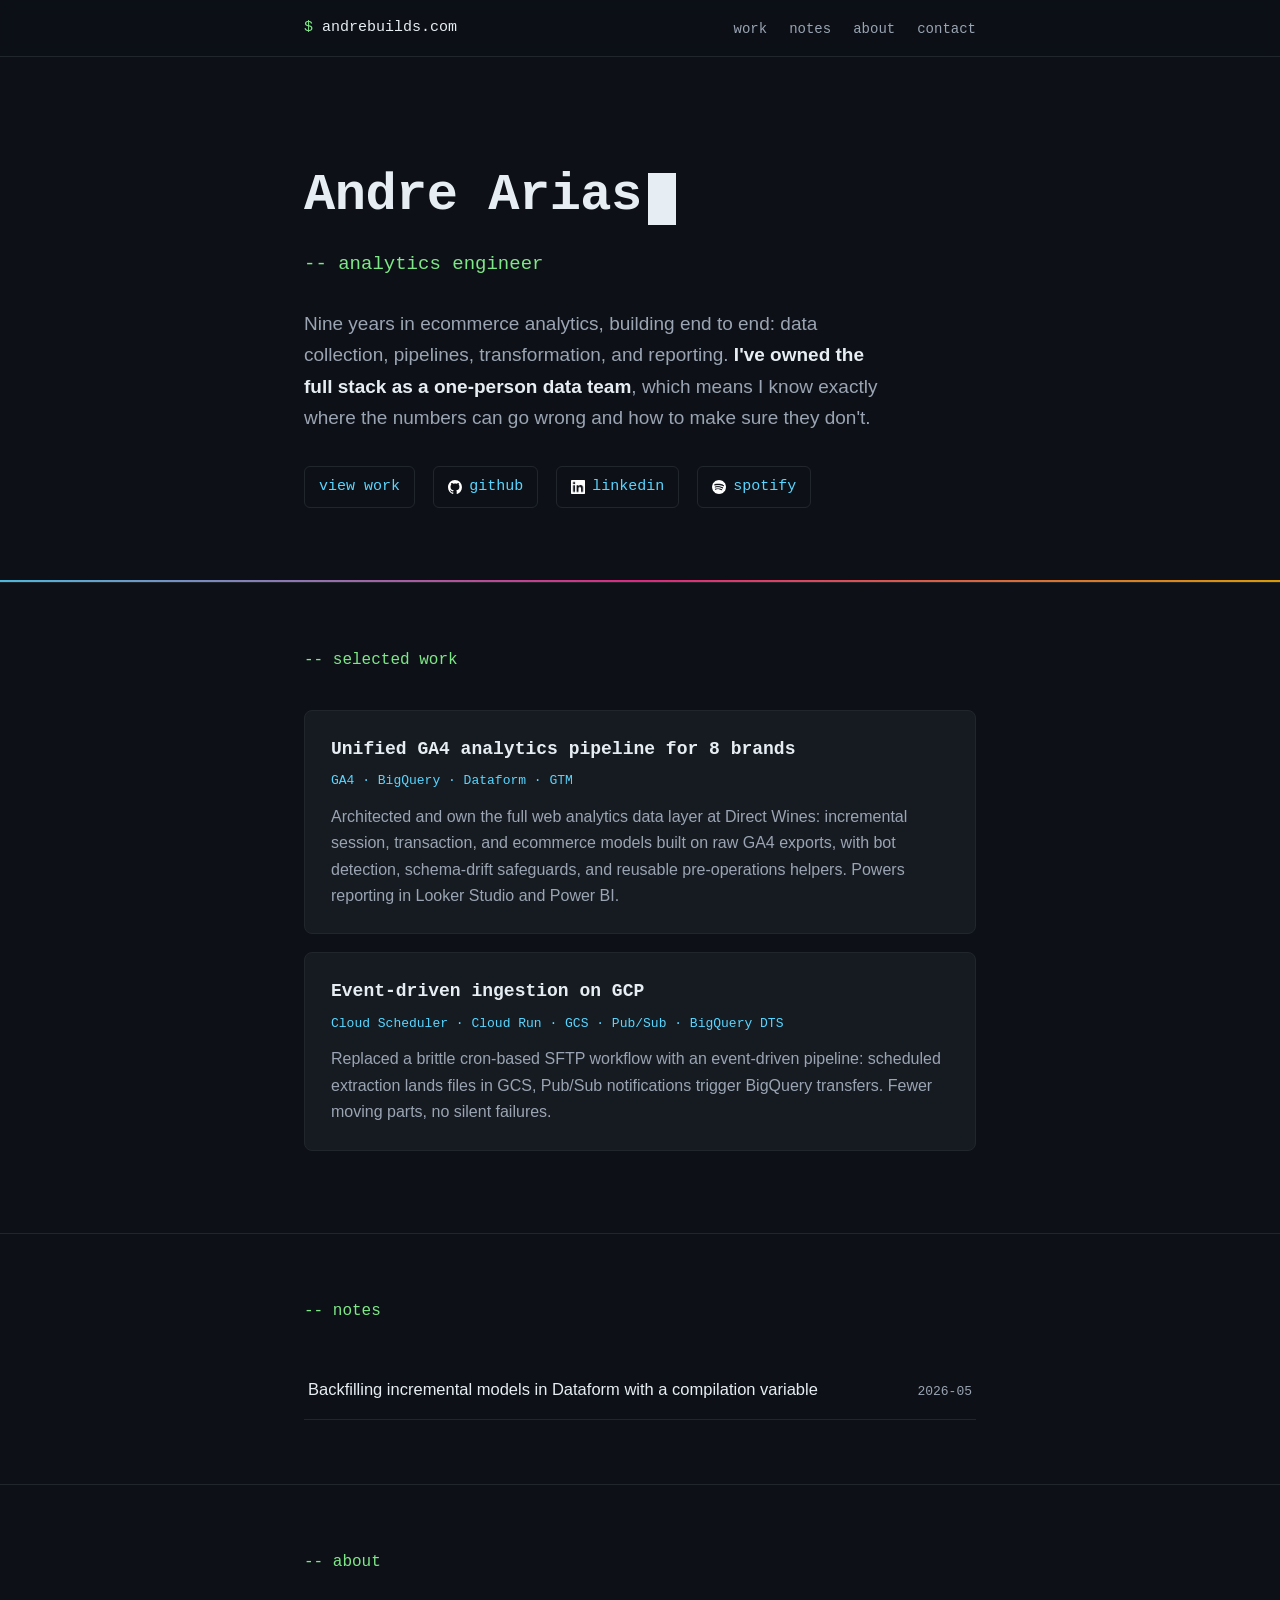
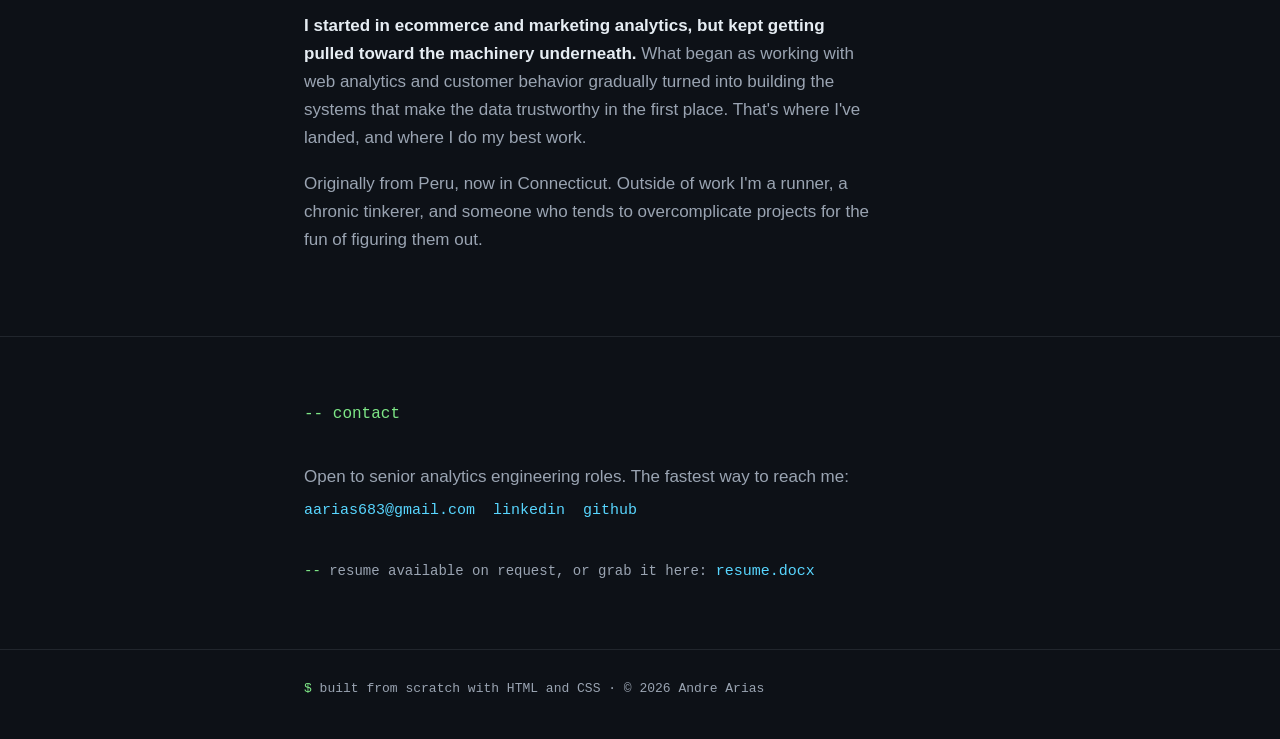
<file: index.html>
<!DOCTYPE html>
<html lang="en">
<head>
<!-- Google Tag Manager -->
<script>(function(w,d,s,l,i){w[l]=w[l]||[];w[l].push({'gtm.start':
new Date().getTime(),event:'gtm.js'});var f=d.getElementsByTagName(s)[0],
j=d.createElement(s),dl=l!='dataLayer'?'&l='+l:'';j.async=true;j.src=
'https://www.googletagmanager.com/gtm.js?id='+i+dl;f.parentNode.insertBefore(j,f);
})(window,document,'script','dataLayer','GTM-55KTCBB');</script>
<!-- End Google Tag Manager -->
<meta charset="UTF-8">
<meta name="viewport" content="width=device-width, initial-scale=1.0">
<title>Andre Arias - Analytics Engineer</title>
<meta name="description" content="Analytics engineer building GA4 to BigQuery pipelines, data models, and trusted reporting layers. Case studies, notes, and open-source work.">
<meta property="og:title" content="Andre Arias - Analytics Engineer">
<meta property="og:description" content="I build pipelines, models and dashboards. Case studies and notes on GA4, BigQuery, Dataform and dbt.">
<meta property="og:url" content="https://andrebuilds.com">
<meta property="og:type" content="website">
<meta property="og:image" content="https://andrebuilds.com/images/Logo.png">
<meta name="author" content="Andre Arias">
<link rel="icon" type="image/png" sizes="32x32" href="favicon32x32.png">
<link rel="icon" type="image/png" sizes="16x16" href="favicon16x16.png">
<style>
  :root {
    --bg: #0d1117;
    --bg-soft: #161b22;
    --border: #21262d;
    --text: #e6edf3;
    --muted: #9aa4b2;
    --green: #7ee787;
    --cyan: #58d6ff;
    --magenta: #ff2d92;
    --gold: #ffb300;
    --mono: ui-monospace, "SF Mono", "Cascadia Code", "JetBrains Mono", Menlo, Consolas, monospace;
    --sans: -apple-system, BlinkMacSystemFont, "Segoe UI", Roboto, Helvetica, Arial, sans-serif;
  }

  * { margin: 0; padding: 0; box-sizing: border-box; }

  html { scroll-behavior: smooth; }

  body {
    background: var(--bg);
    color: var(--text);
    font-family: var(--sans);
    font-size: 17px;
    line-height: 1.65;
    -webkit-font-smoothing: antialiased;
  }

  .wrap {
    max-width: 720px;
    margin: 0 auto;
    padding: 0 24px;
  }

  /* ---------- tri-color rule, echoes the banner line bundles ---------- */
  .rule {
    height: 2px;
    background: linear-gradient(90deg, var(--cyan), var(--magenta), var(--gold));
    border: none;
    opacity: 0.85;
  }

  /* ---------- nav ---------- */
  nav {
    position: sticky;
    top: 0;
    background: rgba(13, 17, 23, 0.92);
    backdrop-filter: blur(8px);
    border-bottom: 1px solid var(--border);
    z-index: 10;
  }
  nav .wrap {
    display: flex;
    align-items: center;
    justify-content: space-between;
    height: 56px;
  }
  .prompt {
    font-family: var(--mono);
    font-size: 15px;
    color: var(--text);
    text-decoration: none;
  }
  .prompt { white-space: nowrap; }
  .prompt span:first-child { color: var(--green); }
  .tilde { display: none; }
  @media (max-width: 540px) {
    .host { display: none; }
    .tilde { display: inline; }
    nav ul { gap: 16px; }
    nav ul a { font-size: 13px; }
  }
  nav ul {
    display: flex;
    gap: 22px;
    list-style: none;
  }
  nav ul a {
    font-family: var(--mono);
    font-size: 14px;
    color: var(--muted);
    text-decoration: none;
  }
  nav ul a:hover { color: var(--cyan); }

  /* ---------- hero ---------- */
  header.hero {
    padding: 96px 0 72px;
  }
  .hero h1 {
    font-family: var(--mono);
    font-size: clamp(34px, 6vw, 52px);
    font-weight: 700;
    letter-spacing: -0.5px;
    display: inline-block;
  }
  .cursor {
    display: inline-block;
    width: 0.55em;
    height: 1.0em;
    background: var(--text);
    margin-left: 6px;
    vertical-align: text-bottom;
    animation: blink 1.1s steps(1) infinite;
  }
  @keyframes blink { 50% { opacity: 0; } }
  @media (prefers-reduced-motion: reduce) {
    .cursor { animation: none; }
    html { scroll-behavior: auto; }
  }
  .hero .role {
    font-family: var(--mono);
    font-size: 19px;
    color: var(--green);
    margin-top: 10px;
  }
  .hero p.lede {
    margin-top: 28px;
    font-size: 19px;
    color: var(--muted);
    max-width: 56ch;
  }
  .hero p.lede strong { color: var(--text); font-weight: 600; }
  .hero .links {
    margin-top: 32px;
    display: flex;
    gap: 18px;
    flex-wrap: wrap;
  }
  .hero .links a {
    font-family: var(--mono);
    font-size: 15px;
    color: var(--cyan);
    text-decoration: none;
    border: 1px solid var(--border);
    border-radius: 6px;
    padding: 8px 14px;
    transition: border-color 0.15s ease;
    display: inline-flex;
    align-items: center;
    gap: 7px;
  }
  .hero .links a:hover { border-color: var(--cyan); }
  .hero .links a img { height: 14px; width: auto; display: block; }
  .hero .links a[href*="linkedin"] img { filter: brightness(0) invert(1); }

  /* ---------- sections ---------- */
  section { padding: 64px 0; border-top: 1px solid var(--border); }

  .section-label {
    font-family: var(--mono);
    font-size: 16px;
    color: var(--green);
    margin-bottom: 36px;
  }

  /* ---------- work ---------- */
  .case {
    display: block;
    text-decoration: none;
    color: inherit;
    border: 1px solid var(--border);
    border-radius: 8px;
    padding: 24px 26px;
    margin-bottom: 18px;
    background: var(--bg-soft);
    transition: border-color 0.15s ease, transform 0.15s ease;
  }
  .case:hover { border-color: var(--cyan); transform: translateY(-1px); }
  .case h3 {
    font-family: var(--mono);
    font-size: 18px;
    font-weight: 600;
    color: var(--text);
  }
  .case .stack {
    font-family: var(--mono);
    font-size: 13px;
    color: var(--cyan);
    margin-top: 6px;
  }
  .case p {
    margin-top: 12px;
    font-size: 16px;
    color: var(--muted);
  }
  .case .status {
    display: inline-block;
    font-family: var(--mono);
    font-size: 12px;
    color: var(--gold);
    border: 1px solid var(--gold);
    border-radius: 99px;
    padding: 1px 10px;
    margin-top: 14px;
    opacity: 0.85;
  }

  /* ---------- notes ---------- */
  .note {
    display: flex;
    justify-content: space-between;
    align-items: baseline;
    gap: 16px;
    padding: 16px 4px;
    border-bottom: 1px solid var(--border);
    text-decoration: none;
  }
  .note:hover .note-title { color: var(--cyan); }
  .note-title {
    color: var(--text);
    font-size: 16.5px;
    transition: color 0.15s ease;
  }
  .note-date {
    font-family: var(--mono);
    font-size: 13px;
    color: var(--muted);
    white-space: nowrap;
  }

  /* ---------- about ---------- */
  .about p { color: var(--muted); margin-bottom: 18px; max-width: 60ch; }
  .about p strong { color: var(--text); font-weight: 600; }

  /* ---------- contact / footer ---------- */
  .contact .links {
    display: flex;
    gap: 18px;
    flex-wrap: wrap;
    margin-top: 8px;
  }
  .contact a {
    font-family: var(--mono);
    font-size: 15px;
    color: var(--cyan);
    text-decoration: none;
  }
  .contact a:hover { text-decoration: underline; }
  .contact .comment {
    font-family: var(--mono);
    font-size: 14px;
    color: var(--muted);
    margin-top: 36px;
  }
  .contact .comment span { color: var(--green); }

  footer {
    border-top: 1px solid var(--border);
    padding: 28px 0 40px;
    font-family: var(--mono);
    font-size: 13px;
    color: var(--muted);
  }

  a:focus-visible {
    outline: 2px solid var(--cyan);
    outline-offset: 3px;
    border-radius: 3px;
  }
</style>
</head>
<body>
<!-- Google Tag Manager (noscript) -->
<noscript><iframe src="https://www.googletagmanager.com/ns.html?id=GTM-55KTCBB"
height="0" width="0" style="display:none;visibility:hidden"></iframe></noscript>
<!-- End Google Tag Manager (noscript) -->

<nav>
  <div class="wrap">
    <a class="prompt" href="#"><span>$</span> <span class="tilde">~</span><span class="host">andrebuilds.com</span></a>
    <ul>
      <li><a href="#work">work</a></li>
      <li><a href="#notes">notes</a></li>
      <li><a href="#about">about</a></li>
      <li><a href="#contact">contact</a></li>
    </ul>
  </div>
</nav>

<header class="hero">
  <div class="wrap">
    <h1>Andre Arias<span class="cursor" aria-hidden="true"></span></h1>
    <div class="role">-- analytics engineer</div>
    <p class="lede">
      Nine years in ecommerce analytics, building end to end: data collection,
      pipelines, transformation, and reporting.
      <strong>I've owned the full stack as a one-person data team</strong>,
      which means I know exactly where the numbers can go wrong and how to
      make sure they don't.
    </p>
    <div class="links">
      <a href="#work">view work</a>
      <a href="https://github.com/andre683" target="_blank" rel="noopener"><img src="images/github-mark-white.svg" alt="">github</a>
      <a href="https://www.linkedin.com/in/augustoarias/" target="_blank" rel="noopener"><img src="images/LI-In-Bug.png" alt="">linkedin</a>
      <a href="https://open.spotify.com/playlist/34ojh4MUHbRug9ZWDNXhfE?si=7007e14cc1e1457d" target="_blank" rel="noopener"><img src="images/Spotify_Logo_White.png" alt="">spotify</a>
    </div>
  </div>
</header>

<div class="rule" role="presentation"></div>

<section id="work">
  <div class="wrap">
    <div class="section-label">-- selected work</div>

    <a class="case" href="work/unified-ga4-pipeline.html">
      <h3>Unified GA4 analytics pipeline for 8 brands</h3>
      <div class="stack">GA4 &middot; BigQuery &middot; Dataform &middot; GTM</div>
      <p>Architected and own the full web analytics data layer at Direct Wines:
      incremental session, transaction, and ecommerce models built on raw GA4
      exports, with bot detection, schema-drift safeguards, and reusable
      pre-operations helpers. Powers reporting in Looker Studio and Power BI.</p>
    </a>

    <a class="case" href="work/event-driven-ingestion-gcp.html">
      <h3>Event-driven ingestion on GCP</h3>
      <div class="stack">Cloud Scheduler &middot; Cloud Run &middot; GCS &middot; Pub/Sub &middot; BigQuery DTS</div>
      <p>Replaced a brittle cron-based SFTP workflow with an event-driven
      pipeline: scheduled extraction lands files in GCS, Pub/Sub notifications
      trigger BigQuery transfers. Fewer moving parts, no silent failures.</p>
    </a>

    <!--
    <a class="case" href="#">
      <h3>Open-source dbt package for GA4 + BigQuery</h3>
      <div class="stack">dbt &middot; BigQuery &middot; GA4</div>
      <p>A public, production-grade dbt project for modeling raw GA4 exports:
      staging, sessionization, and reporting marts with tests and docs.
      Built in the open, write-up to follow.</p>
      <span class="status">in progress</span>
    </a>
    -->
  </div>
</section>

<section id="notes">
  <div class="wrap">
    <div class="section-label">-- notes</div>

    <a class="note" href="notes/backfilling-incremental-models-dataform.html">
      <span class="note-title">Backfilling incremental models in Dataform with a compilation variable</span>
      <span class="note-date">2026-05</span>
    </a>
    <!--
    <a class="note" href="#">
      <span class="note-title">Partition override pre-operations: reusable JS helpers for Dataform</span>
      <span class="note-date">2026-05</span>
    </a>
    <a class="note" href="#">
      <span class="note-title">Catching schema drift before it breaks your pipeline</span>
      <span class="note-date">2026-04</span>
    </a>
    <a class="note" href="#">
      <span class="note-title">Bot detection fields for GA4 server-side tagging with Stape</span>
      <span class="note-date">2026-04</span>
    </a>
    -->
  </div>
</section>

<section id="about">
  <div class="wrap about">
    <div class="section-label">-- about</div>
    <p><strong>I started in ecommerce and marketing analytics, but kept getting
    pulled toward the machinery underneath.</strong> What began as working with
    web analytics and customer behavior gradually turned into building the
    systems that make the data trustworthy in the first place. That's where
    I've landed, and where I do my best work.</p>
    <p>Originally from Peru, now in Connecticut. Outside of work I'm a runner,
    a chronic tinkerer, and someone who tends to overcomplicate projects for
    the fun of figuring them out.</p>
  </div>
</section>

<section id="contact">
  <div class="wrap contact">
    <div class="section-label">-- contact</div>
    <p style="color: var(--muted);">Open to senior analytics engineering roles. The fastest way to reach me:</p>
    <div class="links">
      <a href="mailto:aarias683@gmail.com">aarias683@gmail.com</a>
      <a href="https://www.linkedin.com/in/augustoarias/" target="_blank" rel="noopener">linkedin</a>
      <a href="https://github.com/andre683" target="_blank" rel="noopener">github</a>
    </div>
    <p class="comment"><span>--</span> resume available on request, or grab it here: <a href="Andre_Arias_Analytics_Engineer_Master.docx">resume.docx</a></p>
  </div>
</section>

<footer>
  <div class="wrap">
    <span style="color: var(--green);">$</span> built from scratch with HTML and CSS &middot; &copy; 2026 Andre Arias
  </div>
</footer>

</body>
</html>
</file>
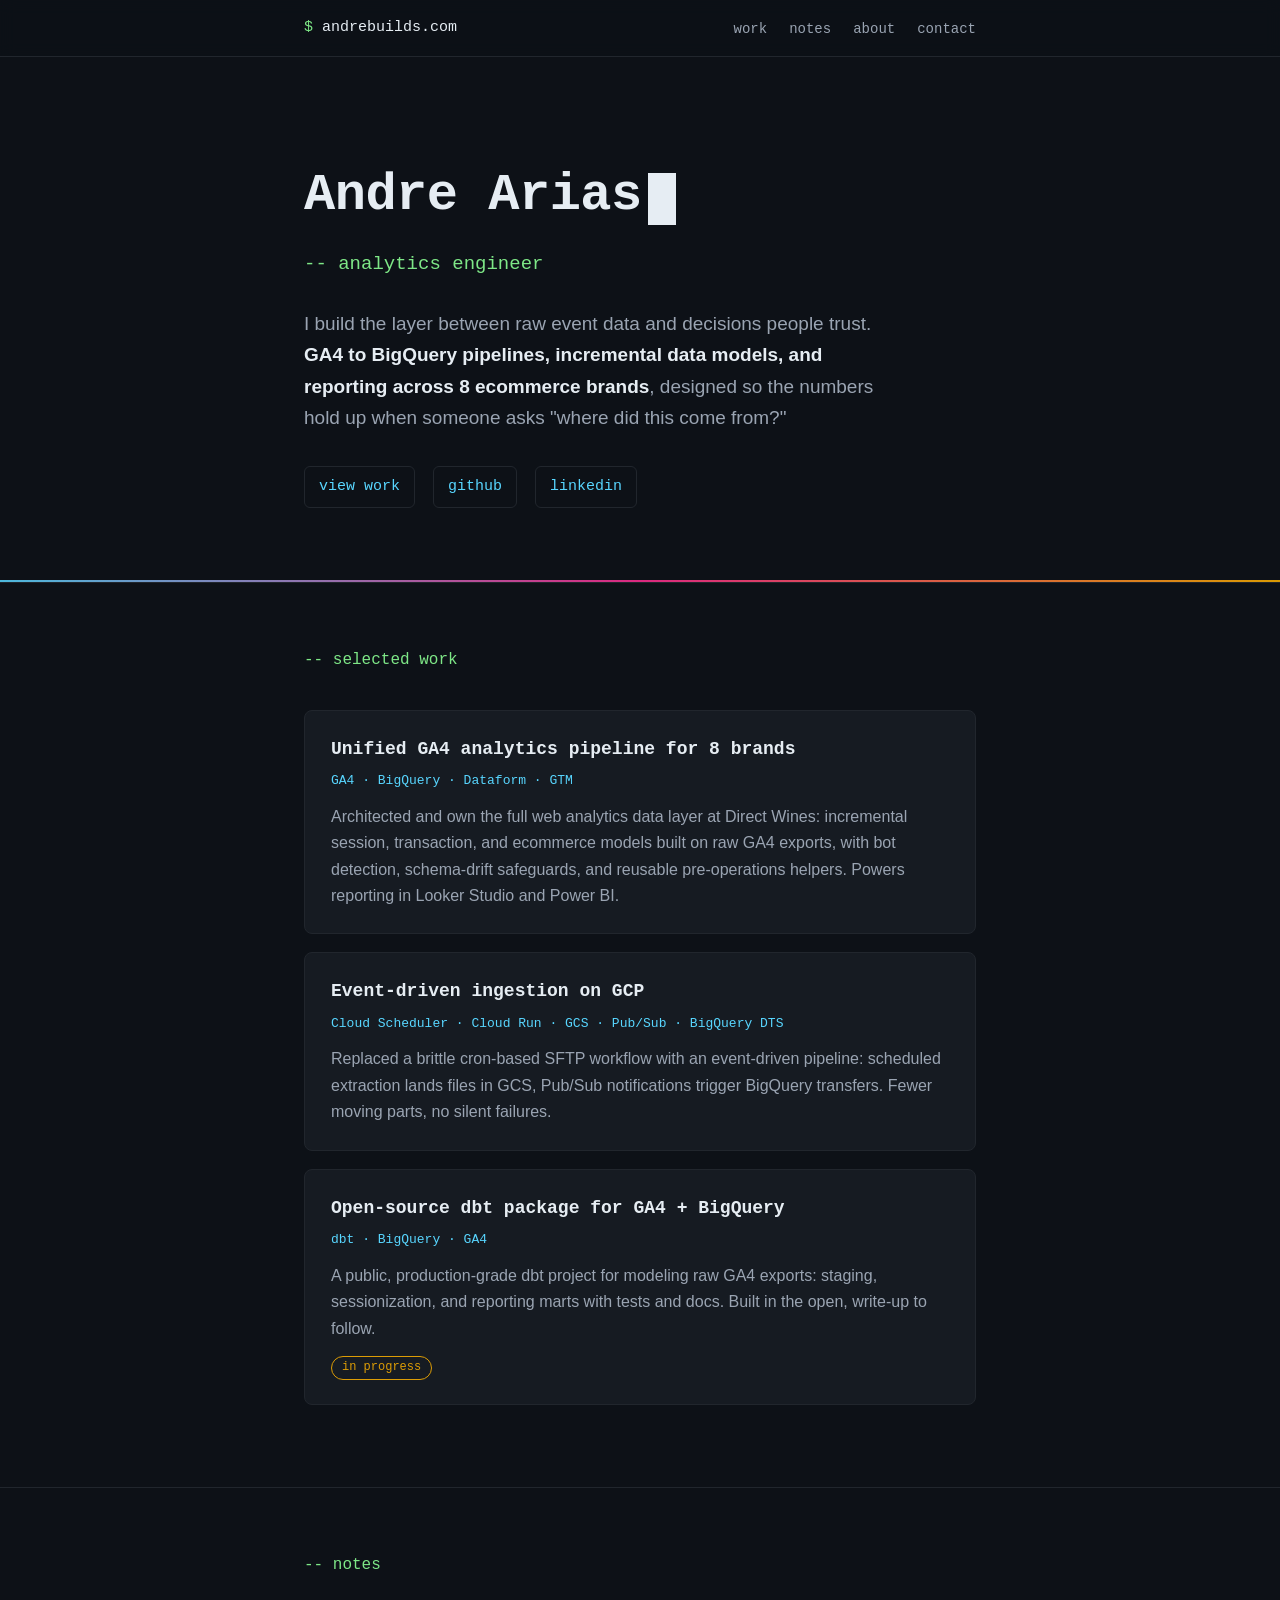
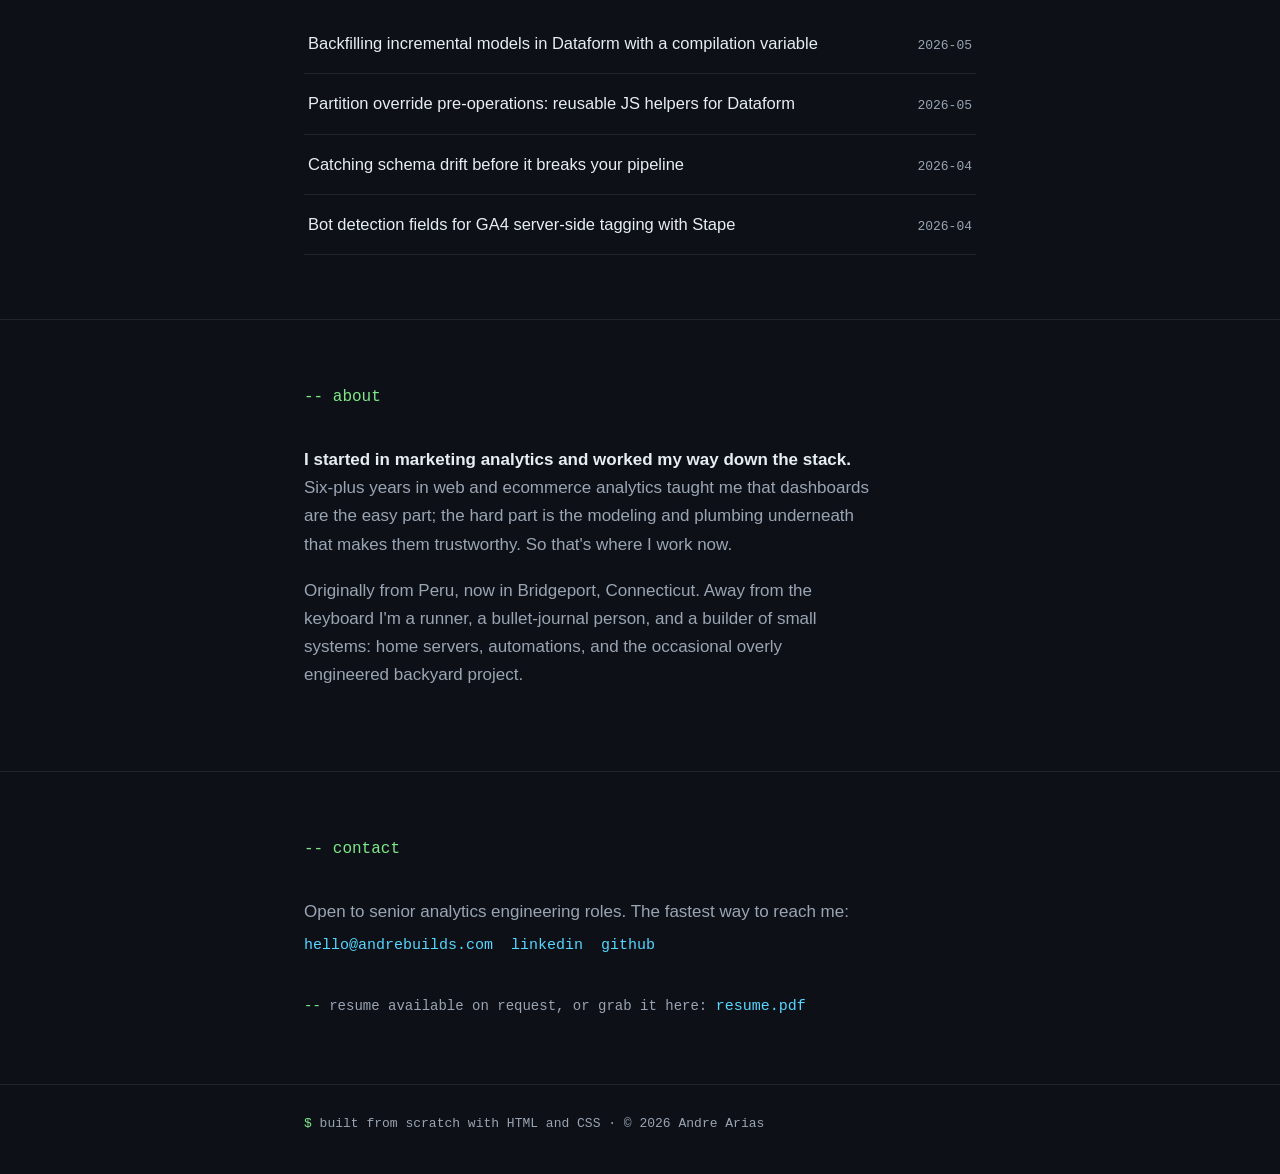
<file: index copy.html>
<!DOCTYPE html>
<html lang="en">
<head>
<!-- Google Tag Manager -->
<script>(function(w,d,s,l,i){w[l]=w[l]||[];w[l].push({'gtm.start':
new Date().getTime(),event:'gtm.js'});var f=d.getElementsByTagName(s)[0],
j=d.createElement(s),dl=l!='dataLayer'?'&l='+l:'';j.async=true;j.src=
'https://www.googletagmanager.com/gtm.js?id='+i+dl;f.parentNode.insertBefore(j,f);
})(window,document,'script','dataLayer','GTM-55KTCBB');</script>
<!-- End Google Tag Manager -->
<meta charset="UTF-8">
<meta name="viewport" content="width=device-width, initial-scale=1.0">
<title>Andre Arias - Analytics Engineer</title>
<meta name="description" content="Analytics engineer building GA4 to BigQuery pipelines, data models, and trusted reporting layers. Case studies, notes, and open-source work.">
<meta property="og:title" content="Andre Arias - Analytics Engineer">
<meta property="og:description" content="I build pipelines, models and dashboards. Case studies and notes on GA4, BigQuery, Dataform and dbt.">
<meta property="og:url" content="https://andrebuilds.com">
<meta property="og:type" content="website">
<meta property="og:image" content="https://andrebuilds.com/images/Logo.png">
<meta name="author" content="Andre Arias">
<link rel="icon" type="image/png" sizes="32x32" href="favicon32x32.png">
<link rel="icon" type="image/png" sizes="16x16" href="favicon16x16.png">
<style>
  :root {
    --bg: #0d1117;
    --bg-soft: #161b22;
    --border: #21262d;
    --text: #e6edf3;
    --muted: #9aa4b2;
    --green: #7ee787;
    --cyan: #58d6ff;
    --magenta: #ff2d92;
    --gold: #ffb300;
    --mono: ui-monospace, "SF Mono", "Cascadia Code", "JetBrains Mono", Menlo, Consolas, monospace;
    --sans: -apple-system, BlinkMacSystemFont, "Segoe UI", Roboto, Helvetica, Arial, sans-serif;
  }

  * { margin: 0; padding: 0; box-sizing: border-box; }

  html { scroll-behavior: smooth; }

  body {
    background: var(--bg);
    color: var(--text);
    font-family: var(--sans);
    font-size: 17px;
    line-height: 1.65;
    -webkit-font-smoothing: antialiased;
  }

  .wrap {
    max-width: 720px;
    margin: 0 auto;
    padding: 0 24px;
  }

  /* ---------- tri-color rule, echoes the banner line bundles ---------- */
  .rule {
    height: 2px;
    background: linear-gradient(90deg, var(--cyan), var(--magenta), var(--gold));
    border: none;
    opacity: 0.85;
  }

  /* ---------- nav ---------- */
  nav {
    position: sticky;
    top: 0;
    background: rgba(13, 17, 23, 0.92);
    backdrop-filter: blur(8px);
    border-bottom: 1px solid var(--border);
    z-index: 10;
  }
  nav .wrap {
    display: flex;
    align-items: center;
    justify-content: space-between;
    height: 56px;
  }
  .prompt {
    font-family: var(--mono);
    font-size: 15px;
    color: var(--text);
    text-decoration: none;
  }
  .prompt { white-space: nowrap; }
  .prompt span:first-child { color: var(--green); }
  .tilde { display: none; }
  @media (max-width: 540px) {
    .host { display: none; }
    .tilde { display: inline; }
    nav ul { gap: 16px; }
    nav ul a { font-size: 13px; }
  }
  nav ul {
    display: flex;
    gap: 22px;
    list-style: none;
  }
  nav ul a {
    font-family: var(--mono);
    font-size: 14px;
    color: var(--muted);
    text-decoration: none;
  }
  nav ul a:hover { color: var(--cyan); }

  /* ---------- hero ---------- */
  header.hero {
    padding: 96px 0 72px;
  }
  .hero h1 {
    font-family: var(--mono);
    font-size: clamp(34px, 6vw, 52px);
    font-weight: 700;
    letter-spacing: -0.5px;
    display: inline-block;
  }
  .cursor {
    display: inline-block;
    width: 0.55em;
    height: 1.0em;
    background: var(--text);
    margin-left: 6px;
    vertical-align: text-bottom;
    animation: blink 1.1s steps(1) infinite;
  }
  @keyframes blink { 50% { opacity: 0; } }
  @media (prefers-reduced-motion: reduce) {
    .cursor { animation: none; }
    html { scroll-behavior: auto; }
  }
  .hero .role {
    font-family: var(--mono);
    font-size: 19px;
    color: var(--green);
    margin-top: 10px;
  }
  .hero p.lede {
    margin-top: 28px;
    font-size: 19px;
    color: var(--muted);
    max-width: 56ch;
  }
  .hero p.lede strong { color: var(--text); font-weight: 600; }
  .hero .links {
    margin-top: 32px;
    display: flex;
    gap: 18px;
    flex-wrap: wrap;
  }
  .hero .links a {
    font-family: var(--mono);
    font-size: 15px;
    color: var(--cyan);
    text-decoration: none;
    border: 1px solid var(--border);
    border-radius: 6px;
    padding: 8px 14px;
    transition: border-color 0.15s ease;
  }
  .hero .links a:hover { border-color: var(--cyan); }

  /* ---------- sections ---------- */
  section { padding: 64px 0; border-top: 1px solid var(--border); }

  .section-label {
    font-family: var(--mono);
    font-size: 16px;
    color: var(--green);
    margin-bottom: 36px;
  }

  /* ---------- work ---------- */
  .case {
    display: block;
    text-decoration: none;
    color: inherit;
    border: 1px solid var(--border);
    border-radius: 8px;
    padding: 24px 26px;
    margin-bottom: 18px;
    background: var(--bg-soft);
    transition: border-color 0.15s ease, transform 0.15s ease;
  }
  .case:hover { border-color: var(--cyan); transform: translateY(-1px); }
  .case h3 {
    font-family: var(--mono);
    font-size: 18px;
    font-weight: 600;
    color: var(--text);
  }
  .case .stack {
    font-family: var(--mono);
    font-size: 13px;
    color: var(--cyan);
    margin-top: 6px;
  }
  .case p {
    margin-top: 12px;
    font-size: 16px;
    color: var(--muted);
  }
  .case .status {
    display: inline-block;
    font-family: var(--mono);
    font-size: 12px;
    color: var(--gold);
    border: 1px solid var(--gold);
    border-radius: 99px;
    padding: 1px 10px;
    margin-top: 14px;
    opacity: 0.85;
  }

  /* ---------- notes ---------- */
  .note {
    display: flex;
    justify-content: space-between;
    align-items: baseline;
    gap: 16px;
    padding: 16px 4px;
    border-bottom: 1px solid var(--border);
    text-decoration: none;
  }
  .note:hover .note-title { color: var(--cyan); }
  .note-title {
    color: var(--text);
    font-size: 16.5px;
    transition: color 0.15s ease;
  }
  .note-date {
    font-family: var(--mono);
    font-size: 13px;
    color: var(--muted);
    white-space: nowrap;
  }

  /* ---------- about ---------- */
  .about p { color: var(--muted); margin-bottom: 18px; max-width: 60ch; }
  .about p strong { color: var(--text); font-weight: 600; }

  /* ---------- contact / footer ---------- */
  .contact .links {
    display: flex;
    gap: 18px;
    flex-wrap: wrap;
    margin-top: 8px;
  }
  .contact a {
    font-family: var(--mono);
    font-size: 15px;
    color: var(--cyan);
    text-decoration: none;
  }
  .contact a:hover { text-decoration: underline; }
  .contact .comment {
    font-family: var(--mono);
    font-size: 14px;
    color: var(--muted);
    margin-top: 36px;
  }
  .contact .comment span { color: var(--green); }

  footer {
    border-top: 1px solid var(--border);
    padding: 28px 0 40px;
    font-family: var(--mono);
    font-size: 13px;
    color: var(--muted);
  }

  a:focus-visible {
    outline: 2px solid var(--cyan);
    outline-offset: 3px;
    border-radius: 3px;
  }
</style>
</head>
<body>
<!-- Google Tag Manager (noscript) -->
<noscript><iframe src="https://www.googletagmanager.com/ns.html?id=GTM-55KTCBB"
height="0" width="0" style="display:none;visibility:hidden"></iframe></noscript>
<!-- End Google Tag Manager (noscript) -->

<nav>
  <div class="wrap">
    <a class="prompt" href="#"><span>$</span> <span class="tilde">~</span><span class="host">andrebuilds.com</span></a>
    <ul>
      <li><a href="#work">work</a></li>
      <li><a href="#notes">notes</a></li>
      <li><a href="#about">about</a></li>
      <li><a href="#contact">contact</a></li>
    </ul>
  </div>
</nav>

<header class="hero">
  <div class="wrap">
    <h1>Andre Arias<span class="cursor" aria-hidden="true"></span></h1>
    <div class="role">-- analytics engineer</div>
    <p class="lede">
      I build the layer between raw event data and decisions people trust.
      <strong>GA4 to BigQuery pipelines, incremental data models, and reporting
      across 8 ecommerce brands</strong>, designed so the numbers hold up when
      someone asks "where did this come from?"
    </p>
    <div class="links">
      <a href="#work">view work</a>
      <a href="https://github.com/andre683" target="_blank" rel="noopener">github</a>
      <a href="https://www.linkedin.com/in/augustoarias/" target="_blank" rel="noopener">linkedin</a>
    </div>
  </div>
</header>

<div class="rule" role="presentation"></div>

<section id="work">
  <div class="wrap">
    <div class="section-label">-- selected work</div>

    <a class="case" href="#">
      <h3>Unified GA4 analytics pipeline for 8 brands</h3>
      <div class="stack">GA4 &middot; BigQuery &middot; Dataform &middot; GTM</div>
      <p>Architected and own the full web analytics data layer at Direct Wines:
      incremental session, transaction, and ecommerce models built on raw GA4
      exports, with bot detection, schema-drift safeguards, and reusable
      pre-operations helpers. Powers reporting in Looker Studio and Power BI.</p>
    </a>

    <a class="case" href="#">
      <h3>Event-driven ingestion on GCP</h3>
      <div class="stack">Cloud Scheduler &middot; Cloud Run &middot; GCS &middot; Pub/Sub &middot; BigQuery DTS</div>
      <p>Replaced a brittle cron-based SFTP workflow with an event-driven
      pipeline: scheduled extraction lands files in GCS, Pub/Sub notifications
      trigger BigQuery transfers. Fewer moving parts, no silent failures.</p>
    </a>

    <a class="case" href="#">
      <h3>Open-source dbt package for GA4 + BigQuery</h3>
      <div class="stack">dbt &middot; BigQuery &middot; GA4</div>
      <p>A public, production-grade dbt project for modeling raw GA4 exports:
      staging, sessionization, and reporting marts with tests and docs.
      Built in the open, write-up to follow.</p>
      <span class="status">in progress</span>
    </a>
  </div>
</section>

<section id="notes">
  <div class="wrap">
    <div class="section-label">-- notes</div>

    <a class="note" href="#">
      <span class="note-title">Backfilling incremental models in Dataform with a compilation variable</span>
      <span class="note-date">2026-05</span>
    </a>
    <a class="note" href="#">
      <span class="note-title">Partition override pre-operations: reusable JS helpers for Dataform</span>
      <span class="note-date">2026-05</span>
    </a>
    <a class="note" href="#">
      <span class="note-title">Catching schema drift before it breaks your pipeline</span>
      <span class="note-date">2026-04</span>
    </a>
    <a class="note" href="#">
      <span class="note-title">Bot detection fields for GA4 server-side tagging with Stape</span>
      <span class="note-date">2026-04</span>
    </a>
  </div>
</section>

<section id="about">
  <div class="wrap about">
    <div class="section-label">-- about</div>
    <p><strong>I started in marketing analytics and worked my way down the stack.</strong>
    Six-plus years in web and ecommerce analytics taught me that dashboards are
    the easy part; the hard part is the modeling and plumbing underneath that
    makes them trustworthy. So that's where I work now.</p>
    <p>Originally from Peru, now in Bridgeport, Connecticut. Away from the
    keyboard I'm a runner, a bullet-journal person, and a builder of small
    systems: home servers, automations, and the occasional overly engineered
    backyard project.</p>
  </div>
</section>

<section id="contact">
  <div class="wrap contact">
    <div class="section-label">-- contact</div>
    <p style="color: var(--muted);">Open to senior analytics engineering roles. The fastest way to reach me:</p>
    <div class="links">
      <a href="mailto:hello@andrebuilds.com">hello@andrebuilds.com</a>
      <a href="https://www.linkedin.com/in/augustoarias/" target="_blank" rel="noopener">linkedin</a>
      <a href="https://github.com/andre683" target="_blank" rel="noopener">github</a>
    </div>
    <p class="comment"><span>--</span> resume available on request, or grab it here: <a href="#">resume.pdf</a></p>
  </div>
</section>

<footer>
  <div class="wrap">
    <span style="color: var(--green);">$</span> built from scratch with HTML and CSS &middot; &copy; 2026 Andre Arias
  </div>
</footer>

</body>
</html>
</file>
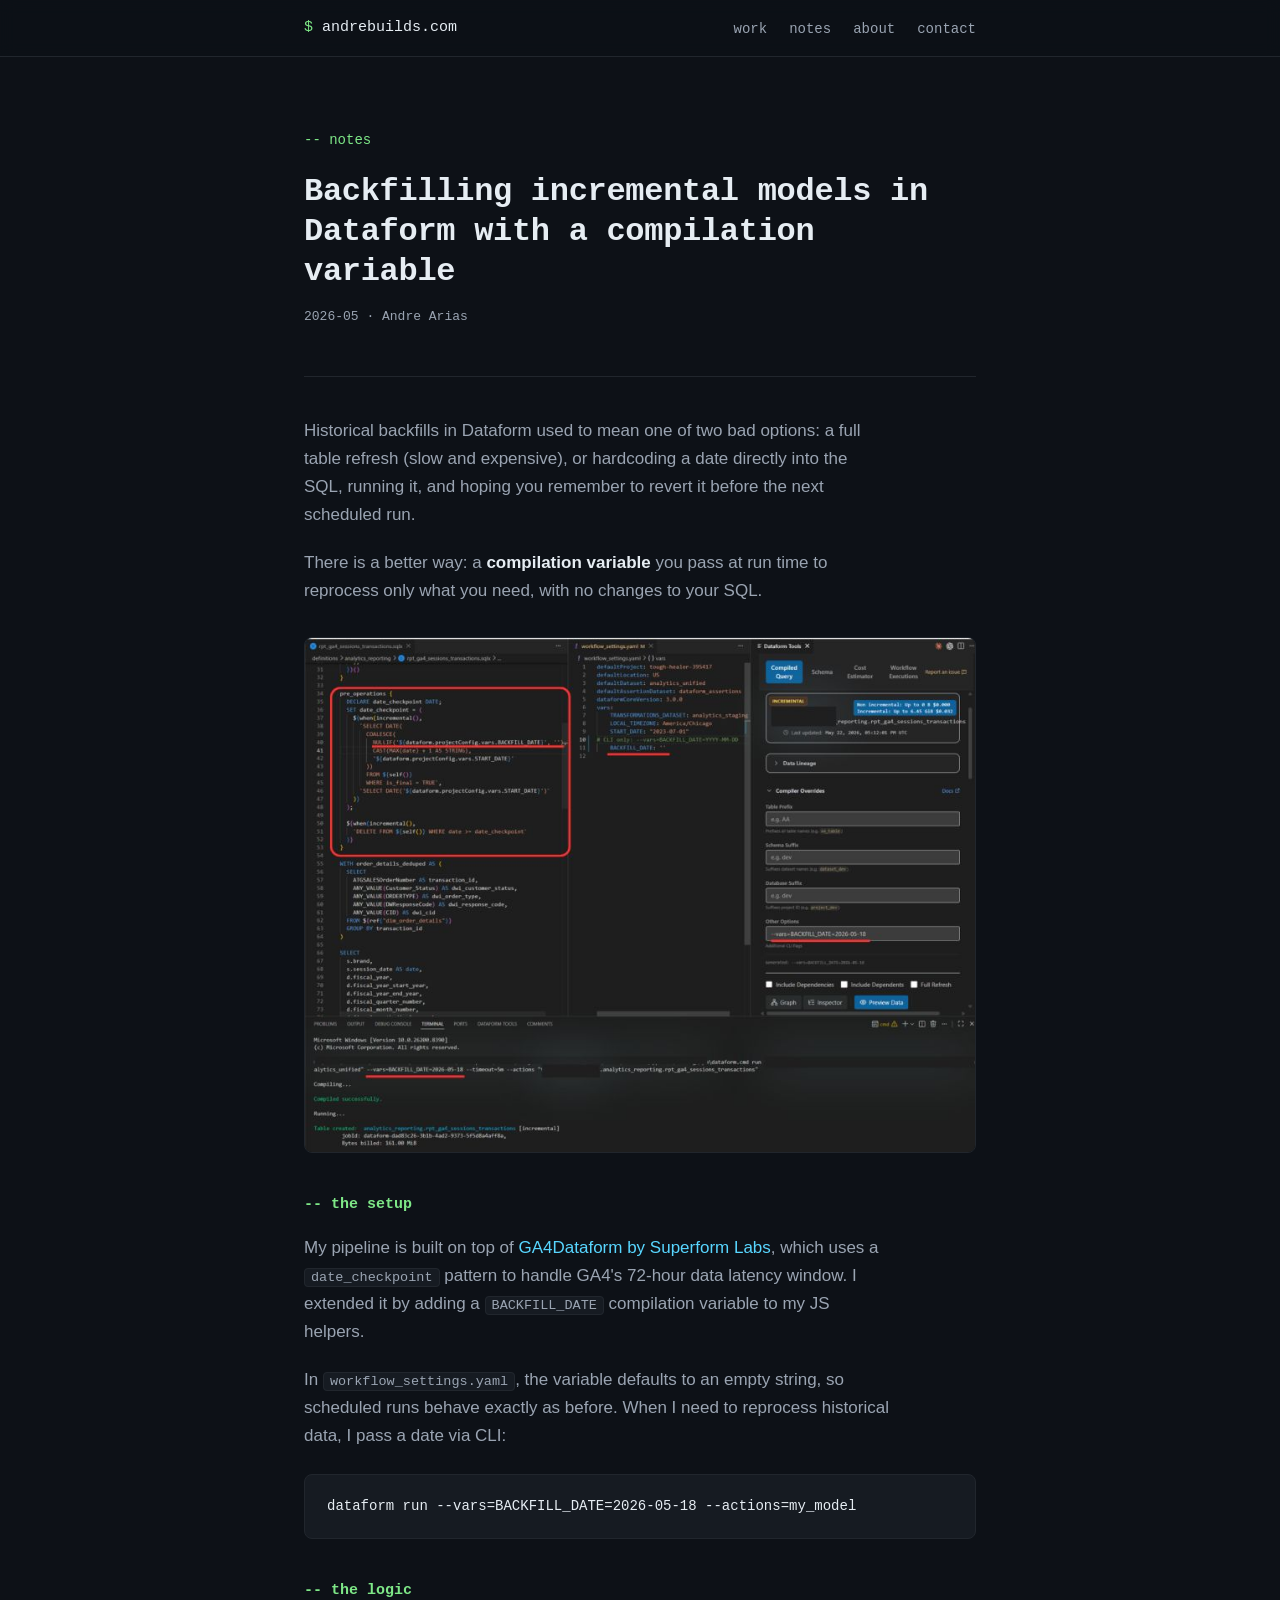
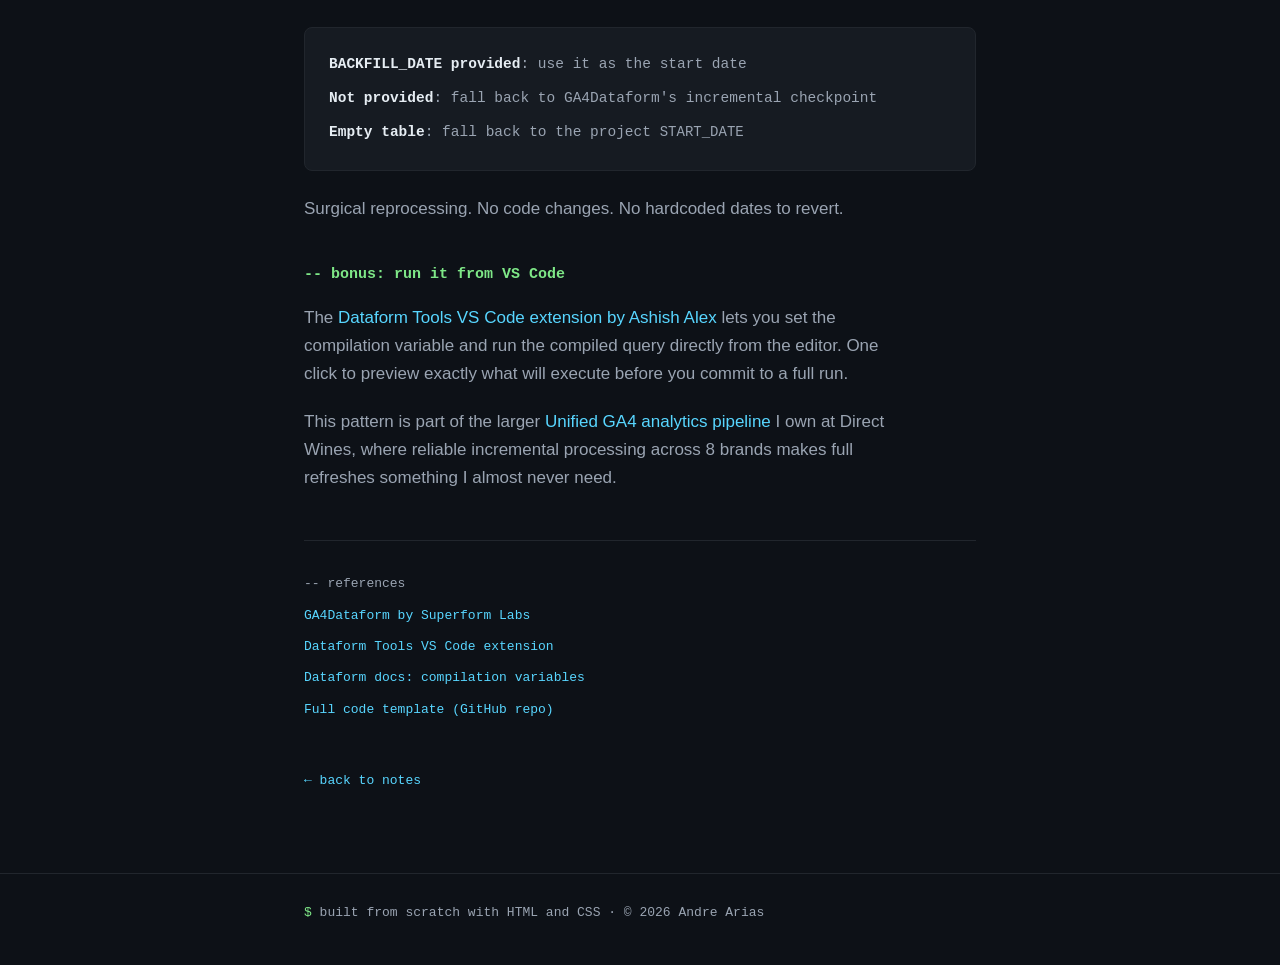
<file: notes/backfilling-incremental-models-dataform.html>
<!DOCTYPE html>
<html lang="en">
<head>
<!-- Google Tag Manager -->
<script>(function(w,d,s,l,i){w[l]=w[l]||[];w[l].push({'gtm.start':
new Date().getTime(),event:'gtm.js'});var f=d.getElementsByTagName(s)[0],
j=d.createElement(s),dl=l!='dataLayer'?'&l='+l:'';j.async=true;j.src=
'https://www.googletagmanager.com/gtm.js?id='+i+dl;f.parentNode.insertBefore(j,f);
})(window,document,'script','dataLayer','GTM-55KTCBB');</script>
<!-- End Google Tag Manager -->
<meta charset="UTF-8">
<meta name="viewport" content="width=device-width, initial-scale=1.0">
<title>Backfilling incremental models in Dataform with a compilation variable - Andre Arias</title>
<meta name="description" content="How to reprocess historical data in Dataform without touching your SQL: a BACKFILL_DATE compilation variable that works alongside GA4Dataform's incremental checkpoint pattern.">
<meta property="og:title" content="Backfilling incremental models in Dataform with a compilation variable">
<meta property="og:description" content="Surgical historical reprocessing in Dataform: no code changes, no hardcoded dates to revert.">
<meta property="og:url" content="https://andrebuilds.com/notes/backfilling-incremental-models-dataform.html">
<meta property="og:type" content="article">
<meta property="og:image" content="https://andrebuilds.com/images/Logo.png">
<meta name="author" content="Andre Arias">
<link rel="icon" type="image/png" sizes="32x32" href="../favicon32x32.png">
<link rel="icon" type="image/png" sizes="16x16" href="../favicon16x16.png">
<style>
  :root {
    --bg: #0d1117;
    --bg-soft: #161b22;
    --border: #21262d;
    --text: #e6edf3;
    --muted: #9aa4b2;
    --green: #7ee787;
    --cyan: #58d6ff;
    --magenta: #ff2d92;
    --gold: #ffb300;
    --mono: ui-monospace, "SF Mono", "Cascadia Code", "JetBrains Mono", Menlo, Consolas, monospace;
    --sans: -apple-system, BlinkMacSystemFont, "Segoe UI", Roboto, Helvetica, Arial, sans-serif;
  }

  * { margin: 0; padding: 0; box-sizing: border-box; }

  html { scroll-behavior: smooth; }

  body {
    background: var(--bg);
    color: var(--text);
    font-family: var(--sans);
    font-size: 17px;
    line-height: 1.65;
    -webkit-font-smoothing: antialiased;
  }

  .wrap {
    max-width: 720px;
    margin: 0 auto;
    padding: 0 24px;
  }

  /* ---------- nav ---------- */
  nav {
    position: sticky;
    top: 0;
    background: rgba(13, 17, 23, 0.92);
    backdrop-filter: blur(8px);
    border-bottom: 1px solid var(--border);
    z-index: 10;
  }
  nav .wrap {
    display: flex;
    align-items: center;
    justify-content: space-between;
    height: 56px;
  }
  .prompt {
    font-family: var(--mono);
    font-size: 15px;
    color: var(--text);
    text-decoration: none;
    white-space: nowrap;
  }
  .prompt span:first-child { color: var(--green); }
  .tilde { display: none; }
  @media (max-width: 540px) {
    .host { display: none; }
    .tilde { display: inline; }
    nav ul { gap: 16px; }
    nav ul a { font-size: 13px; }
  }
  nav ul {
    display: flex;
    gap: 22px;
    list-style: none;
  }
  nav ul a {
    font-family: var(--mono);
    font-size: 14px;
    color: var(--muted);
    text-decoration: none;
  }
  nav ul a:hover { color: var(--cyan); }

  /* ---------- article ---------- */
  .note-header {
    padding: 72px 0 48px;
  }
  .note-label {
    font-family: var(--mono);
    font-size: 14px;
    color: var(--green);
    margin-bottom: 20px;
  }
  .note-label a {
    color: var(--green);
    text-decoration: none;
  }
  .note-label a:hover { text-decoration: underline; }
  .note-header h1 {
    font-family: var(--mono);
    font-size: clamp(22px, 4vw, 32px);
    font-weight: 700;
    line-height: 1.25;
    letter-spacing: -0.3px;
  }
  .note-meta {
    font-family: var(--mono);
    font-size: 13px;
    color: var(--muted);
    margin-top: 14px;
  }

  .note-body {
    padding-bottom: 80px;
    border-top: 1px solid var(--border);
    padding-top: 40px;
  }
  .note-body p {
    color: var(--muted);
    margin-bottom: 20px;
    max-width: 62ch;
  }
  .note-body p strong { color: var(--text); font-weight: 600; }
  .note-body h2 {
    font-family: var(--mono);
    font-size: 15px;
    color: var(--green);
    margin: 40px 0 16px;
  }
  .note-body a {
    color: var(--cyan);
    text-decoration: none;
  }
  .note-body a:hover { text-decoration: underline; }

  pre {
    background: var(--bg-soft);
    border: 1px solid var(--border);
    border-radius: 8px;
    padding: 20px 22px;
    overflow-x: auto;
    margin: 24px 0;
    font-family: var(--mono);
    font-size: 14px;
    line-height: 1.6;
  }
  code { font-family: var(--mono); font-size: 14px; }
  p code {
    background: var(--bg-soft);
    border: 1px solid var(--border);
    border-radius: 4px;
    padding: 1px 6px;
    font-size: 13.5px;
  }
  .comment { color: var(--green); }

  .logic-list {
    list-style: none;
    border: 1px solid var(--border);
    border-radius: 8px;
    background: var(--bg-soft);
    padding: 20px 24px;
    margin: 24px 0;
  }
  .logic-list li {
    font-family: var(--mono);
    font-size: 14.5px;
    color: var(--muted);
    padding: 5px 0;
  }
  .logic-list li strong { color: var(--text); }

  .links-section {
    border-top: 1px solid var(--border);
    padding-top: 32px;
    margin-top: 48px;
  }
  .links-section p {
    font-family: var(--mono);
    font-size: 13px;
    color: var(--muted);
    margin-bottom: 10px !important;
  }
  .links-section a {
    color: var(--cyan);
    text-decoration: none;
    font-family: var(--mono);
    font-size: 13px;
  }
  .links-section a:hover { text-decoration: underline; }
  .back-link {
    display: inline-block;
    font-family: var(--mono);
    font-size: 13px;
    color: var(--muted);
    text-decoration: none;
    margin-top: 40px;
  }
  .back-link:hover { color: var(--cyan); }

  .note-img {
    width: 100%;
    border-radius: 8px;
    border: 1px solid var(--border);
    margin: 32px 0;
    display: block;
  }

  /* ---------- footer ---------- */
  footer {
    border-top: 1px solid var(--border);
    padding: 28px 0 40px;
    font-family: var(--mono);
    font-size: 13px;
    color: var(--muted);
  }

  a:focus-visible {
    outline: 2px solid var(--cyan);
    outline-offset: 3px;
    border-radius: 3px;
  }

  @media (prefers-reduced-motion: reduce) {
    html { scroll-behavior: auto; }
  }
</style>
</head>
<body>
<!-- Google Tag Manager (noscript) -->
<noscript><iframe src="https://www.googletagmanager.com/ns.html?id=GTM-55KTCBB"
height="0" width="0" style="display:none;visibility:hidden"></iframe></noscript>
<!-- End Google Tag Manager (noscript) -->

<nav>
  <div class="wrap">
    <a class="prompt" href="../"><span>$</span> <span class="tilde">~</span><span class="host">andrebuilds.com</span></a>
    <ul>
      <li><a href="../#work">work</a></li>
      <li><a href="../#notes">notes</a></li>
      <li><a href="../#about">about</a></li>
      <li><a href="../#contact">contact</a></li>
    </ul>
  </div>
</nav>

<article>
  <div class="wrap">
    <header class="note-header">
      <div class="note-label"><a href="../#notes">-- notes</a></div>
      <h1>Backfilling incremental models in Dataform with a compilation variable</h1>
      <div class="note-meta">2026-05 &middot; Andre Arias</div>
    </header>

    <div class="note-body">
      <p>Historical backfills in Dataform used to mean one of two bad options: a full
      table refresh (slow and expensive), or hardcoding a date directly into the SQL,
      running it, and hoping you remember to revert it before the next scheduled run.</p>

      <p>There is a better way: a <strong>compilation variable</strong> you pass at run
      time to reprocess only what you need, with no changes to your SQL.</p>

      <img class="note-img" src="../images/backfill.jpeg" alt="VS Code showing the BACKFILL_DATE pre-operations SQL on the left, workflow_settings.yaml in the center, and the Dataform Tools panel with the variable set, with a successful incremental run in the terminal below.">

      <h2>-- the setup</h2>

      <p>My pipeline is built on top of
      <a href="https://ga4dataform.com/" target="_blank" rel="noopener">GA4Dataform by Superform Labs</a>,
      which uses a <code>date_checkpoint</code> pattern to handle GA4's 72-hour data
      latency window. I extended it by adding a <code>BACKFILL_DATE</code> compilation
      variable to my JS helpers.</p>

      <p>In <code>workflow_settings.yaml</code>, the variable defaults to an empty string,
      so scheduled runs behave exactly as before. When I need to reprocess historical
      data, I pass a date via CLI:</p>

<pre>dataform run --vars=BACKFILL_DATE=2026-05-18 --actions=my_model</pre>

      <h2>-- the logic</h2>

      <ul class="logic-list">
        <li><strong>BACKFILL_DATE provided</strong>: use it as the start date</li>
        <li><strong>Not provided</strong>: fall back to GA4Dataform's incremental checkpoint</li>
        <li><strong>Empty table</strong>: fall back to the project <code>START_DATE</code></li>
      </ul>

      <p>Surgical reprocessing. No code changes. No hardcoded dates to revert.</p>

      <h2>-- bonus: run it from VS Code</h2>

      <p>The <a href="https://dataformtools.com/" target="_blank" rel="noopener">Dataform Tools VS Code extension by Ashish Alex</a>
      lets you set the compilation variable and run the compiled query directly from the
      editor. One click to preview exactly what will execute before you commit to a full
      run.</p>

      <p>This pattern is part of the larger
      <a href="../#work">Unified GA4 analytics pipeline</a> I own at Direct Wines,
      where reliable incremental processing across 8 brands makes full refreshes
      something I almost never need.</p>

      <div class="links-section">
        <p>-- references</p>
        <p><a href="https://ga4dataform.com/" target="_blank" rel="noopener">GA4Dataform by Superform Labs</a></p>
        <p><a href="https://dataformtools.com/" target="_blank" rel="noopener">Dataform Tools VS Code extension</a></p>
        <p><a href="https://cloud.google.com/dataform/docs/use-compilation-variables" target="_blank" rel="noopener">Dataform docs: compilation variables</a></p>
        <p><a href="https://github.com/andre683/dataform-ga4-patterns/blob/main/docs/incremental-backfill.md" target="_blank" rel="noopener">Full code template (GitHub repo)</a></p>
      </div>

      <a class="back-link" href="../#notes">&larr; back to notes</a>
    </div>
  </div>
</article>

<footer>
  <div class="wrap">
    <span style="color: var(--green);">$</span> built from scratch with HTML and CSS &middot; &copy; 2026 Andre Arias
  </div>
</footer>

</body>
</html>
</file>
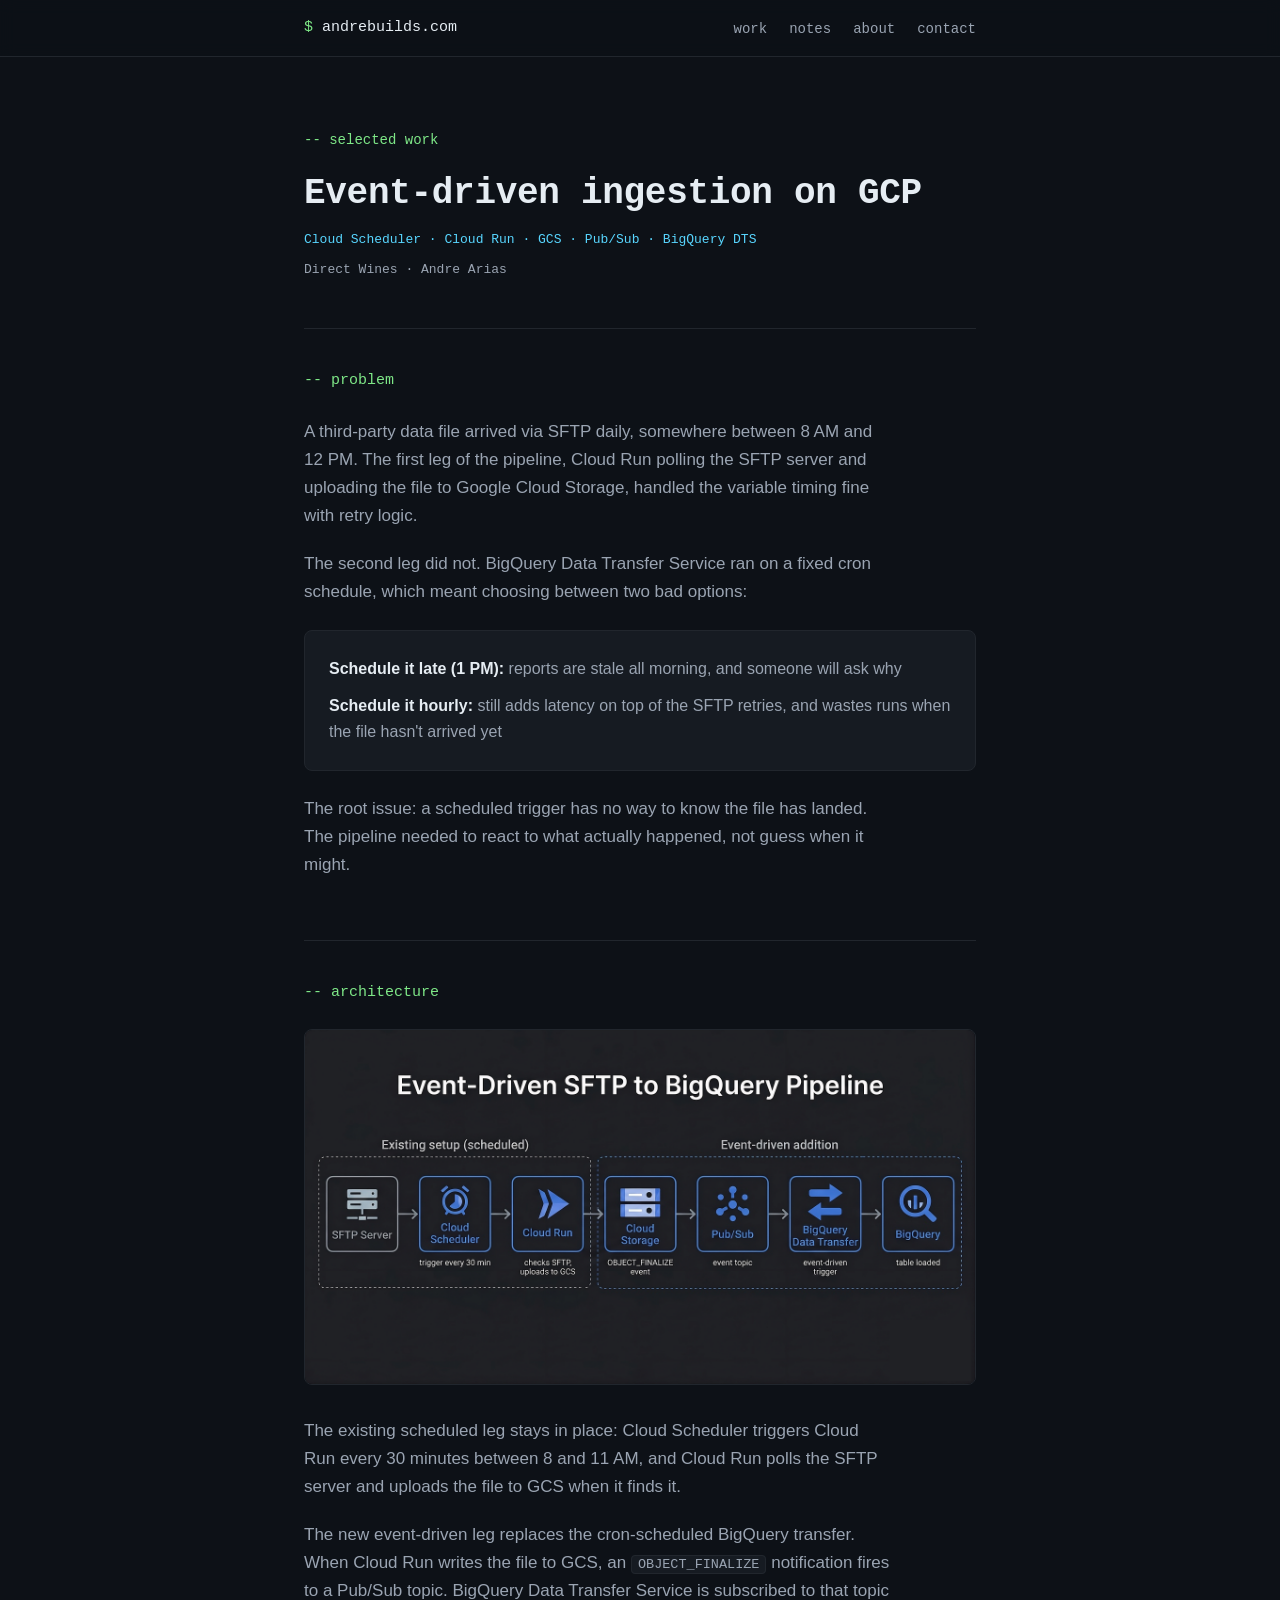
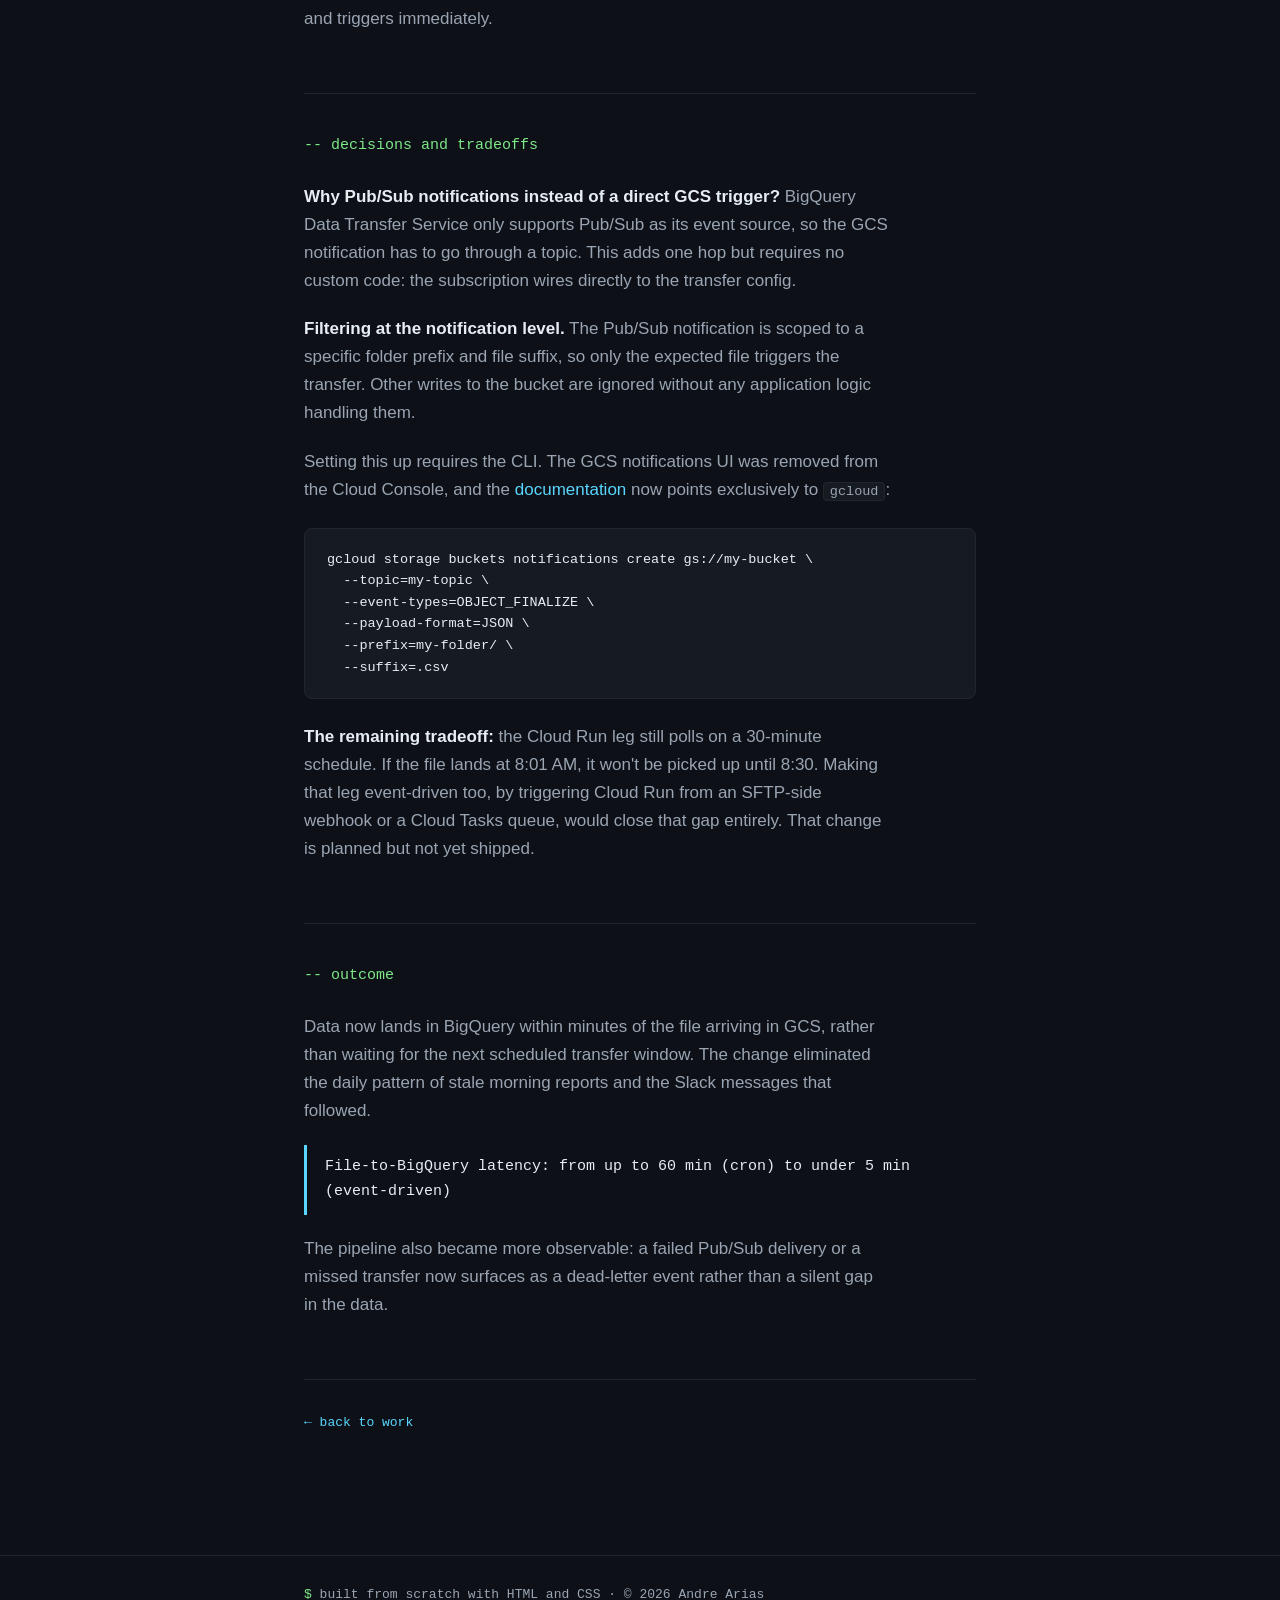
<file: work/event-driven-ingestion-gcp.html>
<!DOCTYPE html>
<html lang="en">
<head>
<!-- Google Tag Manager -->
<script>(function(w,d,s,l,i){w[l]=w[l]||[];w[l].push({'gtm.start':
new Date().getTime(),event:'gtm.js'});var f=d.getElementsByTagName(s)[0],
j=d.createElement(s),dl=l!='dataLayer'?'&l='+l:'';j.async=true;j.src=
'https://www.googletagmanager.com/gtm.js?id='+i+dl;f.parentNode.insertBefore(j,f);
})(window,document,'script','dataLayer','GTM-55KTCBB');</script>
<!-- End Google Tag Manager -->
<meta charset="UTF-8">
<meta name="viewport" content="width=device-width, initial-scale=1.0">
<title>Event-driven ingestion on GCP - Andre Arias</title>
<meta name="description" content="How switching a cron-based SFTP-to-BigQuery pipeline to event-driven Pub/Sub notifications eliminated latency and silent failures.">
<meta property="og:title" content="Event-driven ingestion on GCP">
<meta property="og:description" content="Replacing a brittle cron-based SFTP workflow with an event-driven GCS to BigQuery pipeline using Pub/Sub OBJECT_FINALIZE notifications.">
<meta property="og:url" content="https://andrebuilds.com/work/event-driven-ingestion-gcp.html">
<meta property="og:type" content="article">
<meta property="og:image" content="https://andrebuilds.com/images/Logo.png">
<meta name="author" content="Andre Arias">
<link rel="icon" type="image/png" sizes="32x32" href="../favicon32x32.png">
<link rel="icon" type="image/png" sizes="16x16" href="../favicon16x16.png">
<style>
  :root {
    --bg: #0d1117;
    --bg-soft: #161b22;
    --border: #21262d;
    --text: #e6edf3;
    --muted: #9aa4b2;
    --green: #7ee787;
    --cyan: #58d6ff;
    --magenta: #ff2d92;
    --gold: #ffb300;
    --mono: ui-monospace, "SF Mono", "Cascadia Code", "JetBrains Mono", Menlo, Consolas, monospace;
    --sans: -apple-system, BlinkMacSystemFont, "Segoe UI", Roboto, Helvetica, Arial, sans-serif;
  }

  * { margin: 0; padding: 0; box-sizing: border-box; }

  html { scroll-behavior: smooth; }

  body {
    background: var(--bg);
    color: var(--text);
    font-family: var(--sans);
    font-size: 17px;
    line-height: 1.65;
    -webkit-font-smoothing: antialiased;
  }

  .wrap {
    max-width: 720px;
    margin: 0 auto;
    padding: 0 24px;
  }

  /* ---------- nav ---------- */
  nav {
    position: sticky;
    top: 0;
    background: rgba(13, 17, 23, 0.92);
    backdrop-filter: blur(8px);
    border-bottom: 1px solid var(--border);
    z-index: 10;
  }
  nav .wrap {
    display: flex;
    align-items: center;
    justify-content: space-between;
    height: 56px;
  }
  .prompt {
    font-family: var(--mono);
    font-size: 15px;
    color: var(--text);
    text-decoration: none;
    white-space: nowrap;
  }
  .prompt span:first-child { color: var(--green); }
  .tilde { display: none; }
  @media (max-width: 540px) {
    .host { display: none; }
    .tilde { display: inline; }
    nav ul { gap: 16px; }
    nav ul a { font-size: 13px; }
  }
  nav ul {
    display: flex;
    gap: 22px;
    list-style: none;
  }
  nav ul a {
    font-family: var(--mono);
    font-size: 14px;
    color: var(--muted);
    text-decoration: none;
  }
  nav ul a:hover { color: var(--cyan); }

  /* ---------- case study ---------- */
  .case-header {
    padding: 72px 0 48px;
  }
  .case-label {
    font-family: var(--mono);
    font-size: 14px;
    color: var(--green);
    margin-bottom: 20px;
  }
  .case-label a {
    color: var(--green);
    text-decoration: none;
  }
  .case-label a:hover { text-decoration: underline; }
  .case-header h1 {
    font-family: var(--mono);
    font-size: clamp(24px, 4.5vw, 36px);
    font-weight: 700;
    line-height: 1.2;
    letter-spacing: -0.3px;
  }
  .case-stack {
    font-family: var(--mono);
    font-size: 13px;
    color: var(--cyan);
    margin-top: 14px;
  }
  .case-meta {
    font-family: var(--mono);
    font-size: 13px;
    color: var(--muted);
    margin-top: 8px;
  }

  .case-body {
    padding-bottom: 80px;
  }

  .case-section {
    border-top: 1px solid var(--border);
    padding: 40px 0;
  }
  .section-label {
    font-family: var(--mono);
    font-size: 15px;
    color: var(--green);
    margin-bottom: 24px;
  }
  .case-body p {
    color: var(--muted);
    margin-bottom: 20px;
    max-width: 62ch;
  }
  .case-body p strong { color: var(--text); font-weight: 600; }
  .case-body a {
    color: var(--cyan);
    text-decoration: none;
  }
  .case-body a:hover { text-decoration: underline; }

  .case-img {
    width: 100%;
    border-radius: 8px;
    border: 1px solid var(--border);
    margin: 8px 0 32px;
    display: block;
  }

  .option-list {
    list-style: none;
    border: 1px solid var(--border);
    border-radius: 8px;
    background: var(--bg-soft);
    padding: 20px 24px;
    margin: 24px 0;
  }
  .option-list li {
    font-size: 16px;
    color: var(--muted);
    padding: 5px 0;
  }
  .option-list li strong { color: var(--text); }

  .flow-list {
    list-style: none;
    margin: 0 0 20px;
    padding: 0;
  }
  .flow-list li {
    display: flex;
    align-items: baseline;
    gap: 10px;
    color: var(--muted);
    font-size: 16px;
    padding: 6px 0;
    border-bottom: 1px solid var(--border);
  }
  .flow-list li:last-child { border-bottom: none; }
  .flow-list li::before {
    content: "→";
    font-family: var(--mono);
    color: var(--cyan);
    flex-shrink: 0;
  }

  pre {
    background: var(--bg-soft);
    border: 1px solid var(--border);
    border-radius: 8px;
    padding: 20px 22px;
    overflow-x: auto;
    margin: 24px 0;
    font-family: var(--mono);
    font-size: 13.5px;
    line-height: 1.6;
  }
  p code {
    background: var(--bg-soft);
    border: 1px solid var(--border);
    border-radius: 4px;
    padding: 1px 6px;
    font-family: var(--mono);
    font-size: 13.5px;
  }

  .outcome-stat {
    font-family: var(--mono);
    font-size: 15px;
    color: var(--text);
    border-left: 3px solid var(--cyan);
    padding: 10px 0 10px 18px;
    margin: 20px 0;
  }

  .back-link {
    display: inline-block;
    font-family: var(--mono);
    font-size: 13px;
    color: var(--muted);
    text-decoration: none;
    margin-top: 40px;
    border-top: 1px solid var(--border);
    padding-top: 32px;
    width: 100%;
  }
  .back-link:hover { color: var(--cyan); }

  /* ---------- footer ---------- */
  footer {
    border-top: 1px solid var(--border);
    padding: 28px 0 40px;
    font-family: var(--mono);
    font-size: 13px;
    color: var(--muted);
  }

  a:focus-visible {
    outline: 2px solid var(--cyan);
    outline-offset: 3px;
    border-radius: 3px;
  }

  @media (prefers-reduced-motion: reduce) {
    html { scroll-behavior: auto; }
  }
</style>
</head>
<body>
<!-- Google Tag Manager (noscript) -->
<noscript><iframe src="https://www.googletagmanager.com/ns.html?id=GTM-55KTCBB"
height="0" width="0" style="display:none;visibility:hidden"></iframe></noscript>
<!-- End Google Tag Manager (noscript) -->

<nav>
  <div class="wrap">
    <a class="prompt" href="../"><span>$</span> <span class="tilde">~</span><span class="host">andrebuilds.com</span></a>
    <ul>
      <li><a href="../#work">work</a></li>
      <li><a href="../#notes">notes</a></li>
      <li><a href="../#about">about</a></li>
      <li><a href="../#contact">contact</a></li>
    </ul>
  </div>
</nav>

<article>
  <div class="wrap">
    <header class="case-header">
      <div class="case-label"><a href="../#work">-- selected work</a></div>
      <h1>Event-driven ingestion on GCP</h1>
      <div class="case-stack">Cloud Scheduler &middot; Cloud Run &middot; GCS &middot; Pub/Sub &middot; BigQuery DTS</div>
      <div class="case-meta">Direct Wines &middot; Andre Arias</div>
    </header>

    <div class="case-body">

      <div class="case-section">
        <div class="section-label">-- problem</div>
        <p>A third-party data file arrived via SFTP daily, somewhere between 8 AM and
        12 PM. The first leg of the pipeline, Cloud Run polling the SFTP server and
        uploading the file to Google Cloud Storage, handled the variable timing fine
        with retry logic.</p>
        <p>The second leg did not. BigQuery Data Transfer Service ran on a fixed cron
        schedule, which meant choosing between two bad options:</p>
        <ul class="option-list">
          <li><strong>Schedule it late (1 PM):</strong> reports are stale all morning, and someone will ask why</li>
          <li><strong>Schedule it hourly:</strong> still adds latency on top of the SFTP retries, and wastes runs when the file hasn't arrived yet</li>
        </ul>
        <p>The root issue: a scheduled trigger has no way to know the file has landed.
        The pipeline needed to react to what actually happened, not guess when it might.</p>
      </div>

      <div class="case-section">
        <div class="section-label">-- architecture</div>
        <img class="case-img" src="../images/event_driven.png" alt="Architecture diagram showing two phases: the existing scheduled setup (Cloud Scheduler triggers Cloud Run every 30 minutes, Cloud Run checks SFTP and uploads to GCS), and the event-driven addition (GCS OBJECT_FINALIZE fires to Pub/Sub, which triggers BigQuery Data Transfer Service, loading the table).">
        <p>The existing scheduled leg stays in place: Cloud Scheduler triggers Cloud Run
        every 30 minutes between 8 and 11 AM, and Cloud Run polls the SFTP server and
        uploads the file to GCS when it finds it.</p>
        <p>The new event-driven leg replaces the cron-scheduled BigQuery transfer. When
        Cloud Run writes the file to GCS, an <code>OBJECT_FINALIZE</code> notification
        fires to a Pub/Sub topic. BigQuery Data Transfer Service is subscribed to that
        topic and triggers immediately.</p>
      </div>

      <div class="case-section">
        <div class="section-label">-- decisions and tradeoffs</div>
        <p><strong>Why Pub/Sub notifications instead of a direct GCS trigger?</strong>
        BigQuery Data Transfer Service only supports Pub/Sub as its event source, so the
        GCS notification has to go through a topic. This adds one hop but requires no
        custom code: the subscription wires directly to the transfer config.</p>
        <p><strong>Filtering at the notification level.</strong> The Pub/Sub notification
        is scoped to a specific folder prefix and file suffix, so only the expected file
        triggers the transfer. Other writes to the bucket are ignored without any
        application logic handling them.</p>
        <p>Setting this up requires the CLI. The GCS notifications UI was removed from
        the Cloud Console, and the
        <a href="https://docs.cloud.google.com/storage/docs/reporting-changes#enabling" target="_blank" rel="noopener">documentation</a>
        now points exclusively to <code>gcloud</code>:</p>

<pre>gcloud storage buckets notifications create gs://my-bucket \
  --topic=my-topic \
  --event-types=OBJECT_FINALIZE \
  --payload-format=JSON \
  --prefix=my-folder/ \
  --suffix=.csv</pre>

        <p><strong>The remaining tradeoff:</strong> the Cloud Run leg still polls on a
        30-minute schedule. If the file lands at 8:01 AM, it won't be picked up until
        8:30. Making that leg event-driven too, by triggering Cloud Run from an
        SFTP-side webhook or a Cloud Tasks queue, would close that gap entirely. That
        change is planned but not yet shipped.</p>
      </div>

      <div class="case-section">
        <div class="section-label">-- outcome</div>
        <p>Data now lands in BigQuery within minutes of the file arriving in GCS, rather
        than waiting for the next scheduled transfer window. The change eliminated the
        daily pattern of stale morning reports and the Slack messages that followed.</p>
        <div class="outcome-stat">File-to-BigQuery latency: from up to 60 min (cron) to under 5 min (event-driven)</div>
        <p>The pipeline also became more observable: a failed Pub/Sub delivery or a
        missed transfer now surfaces as a dead-letter event rather than a silent gap in
        the data.</p>

        <a class="back-link" href="../#work">&larr; back to work</a>
      </div>

    </div>
  </div>
</article>

<footer>
  <div class="wrap">
    <span style="color: var(--green);">$</span> built from scratch with HTML and CSS &middot; &copy; 2026 Andre Arias
  </div>
</footer>

</body>
</html>
</file>
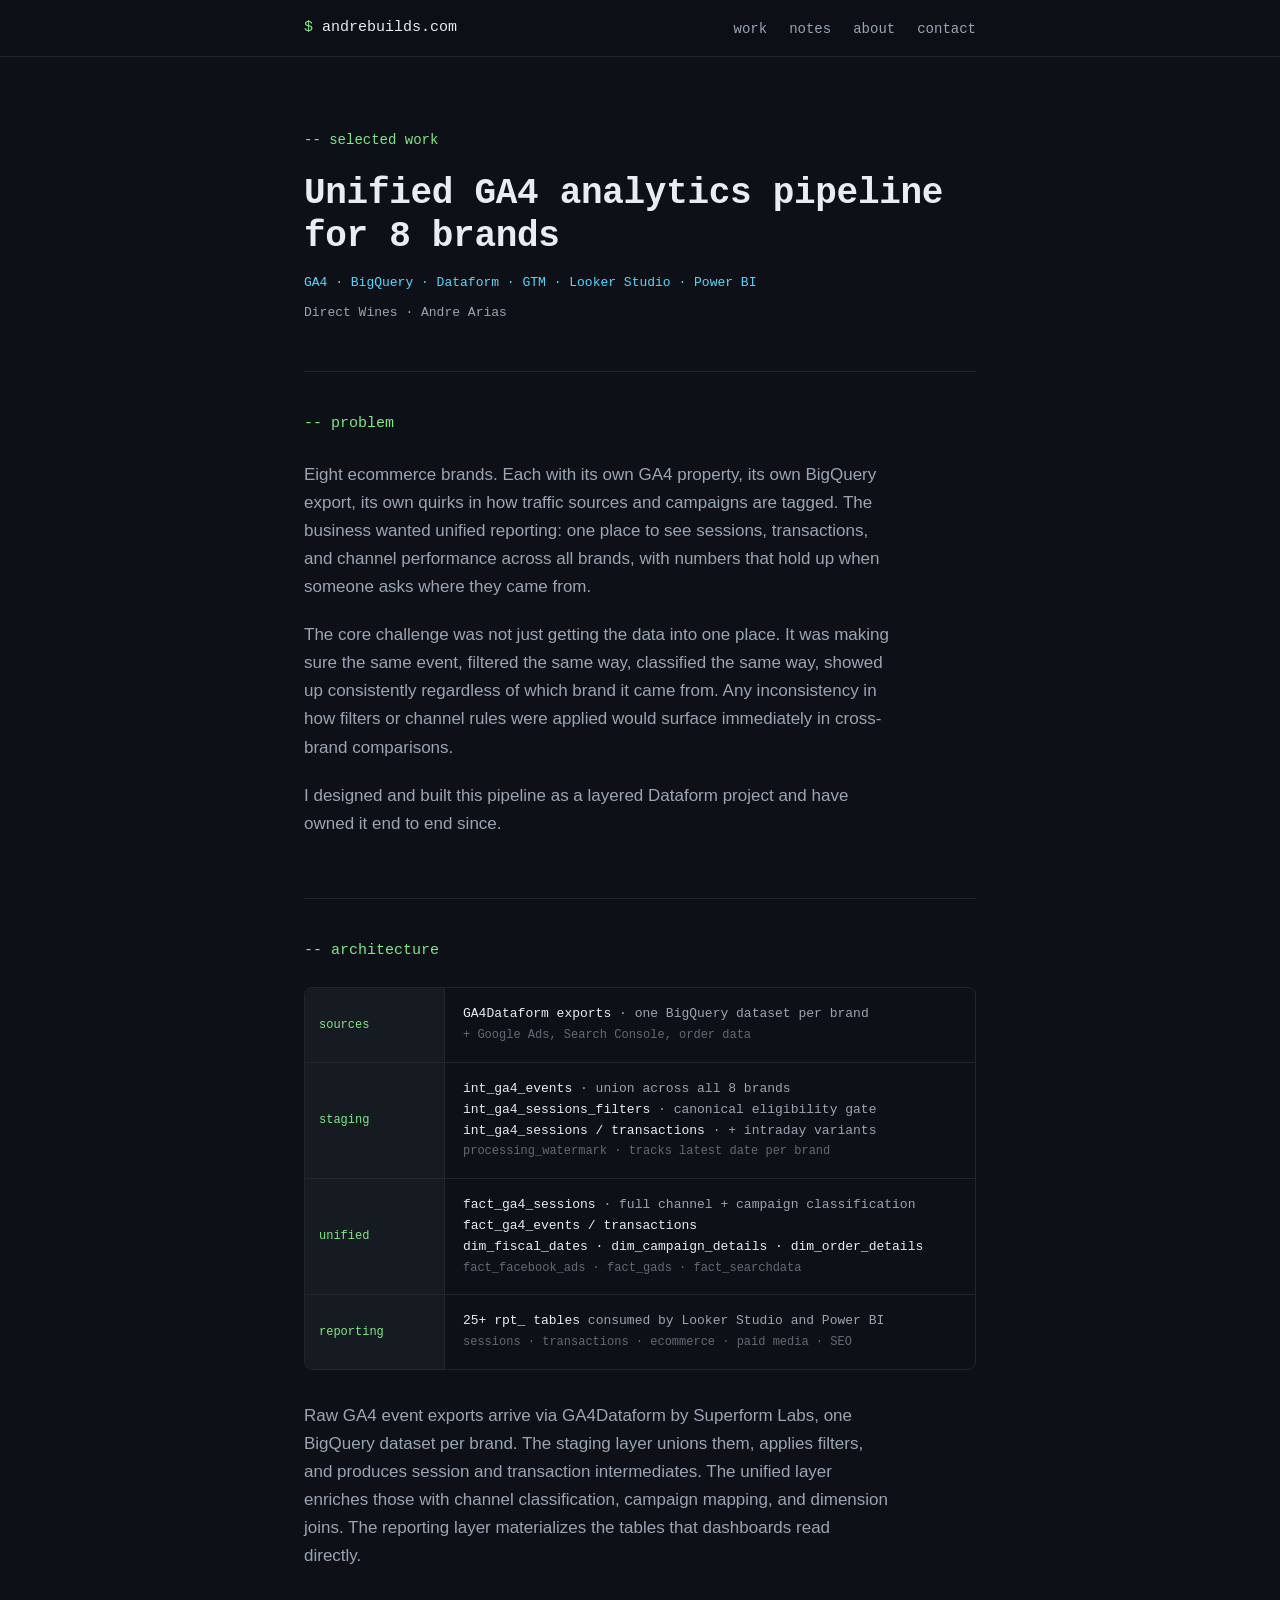
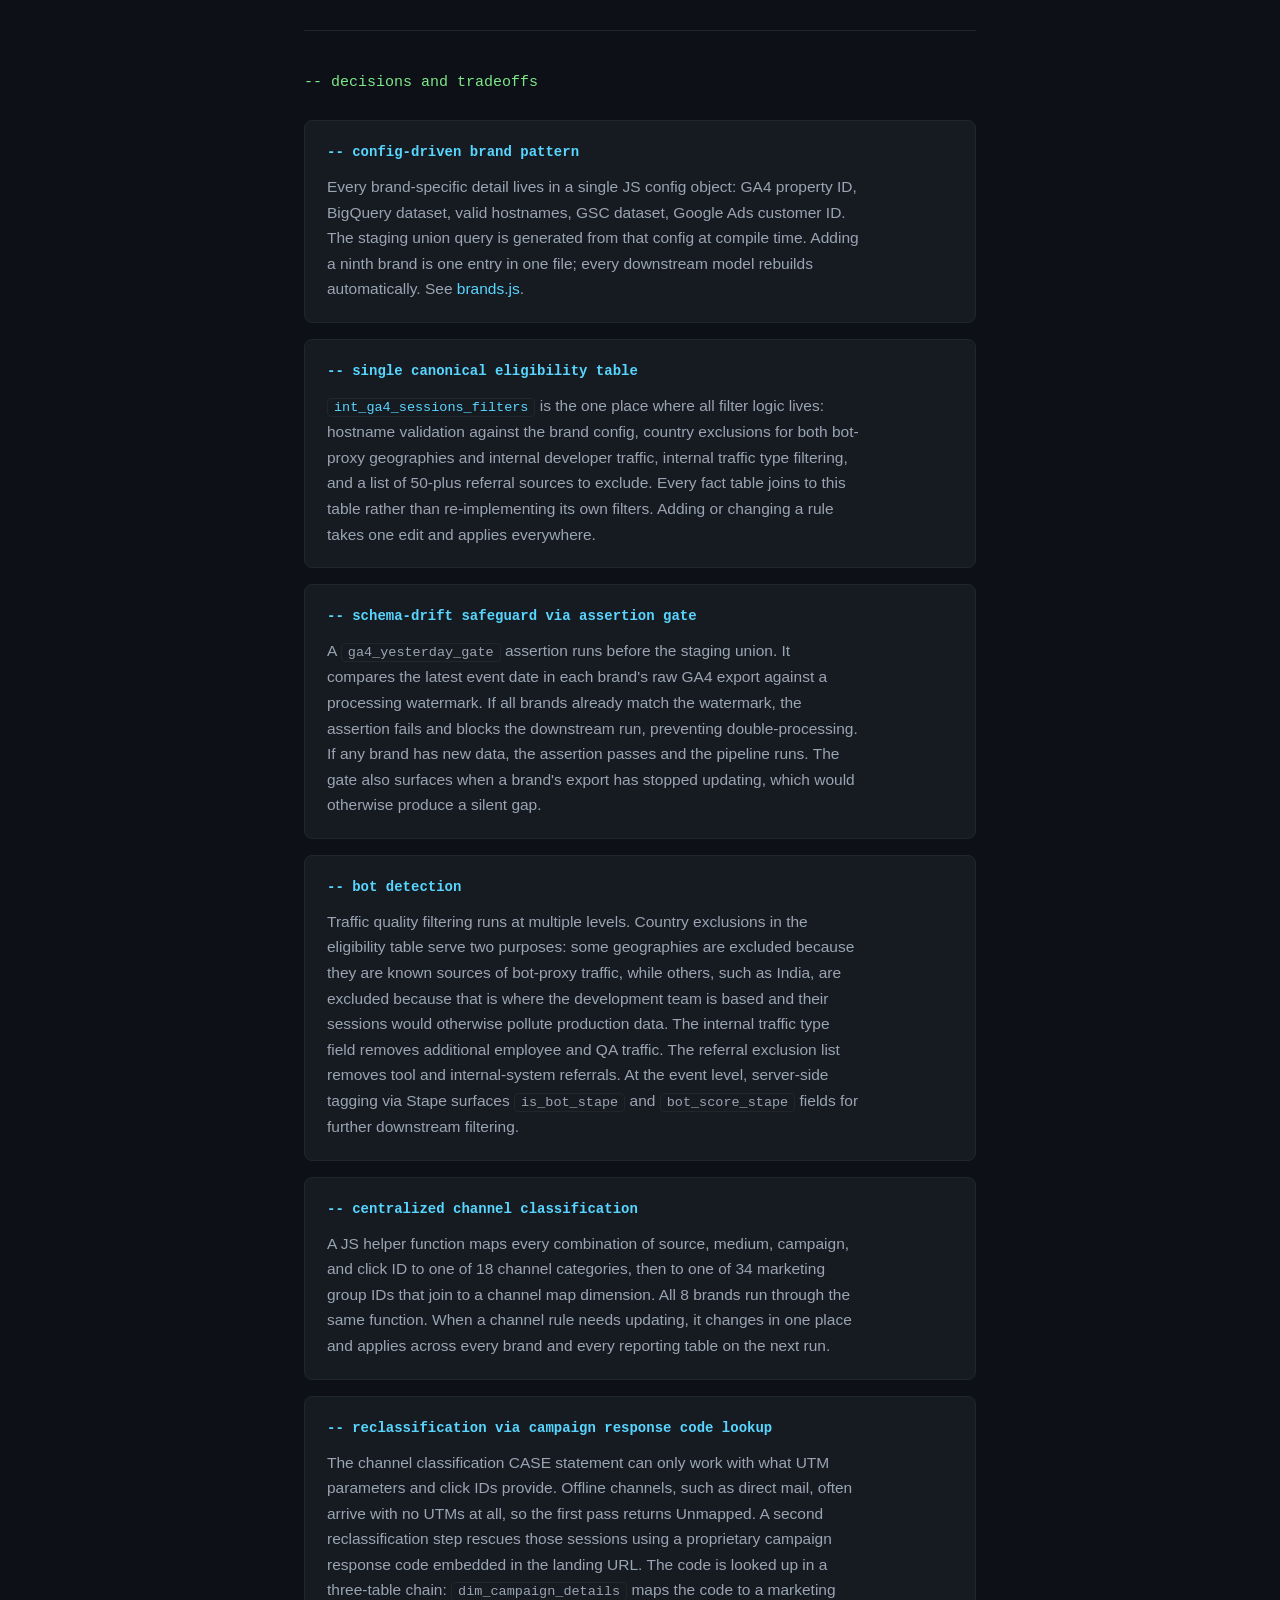
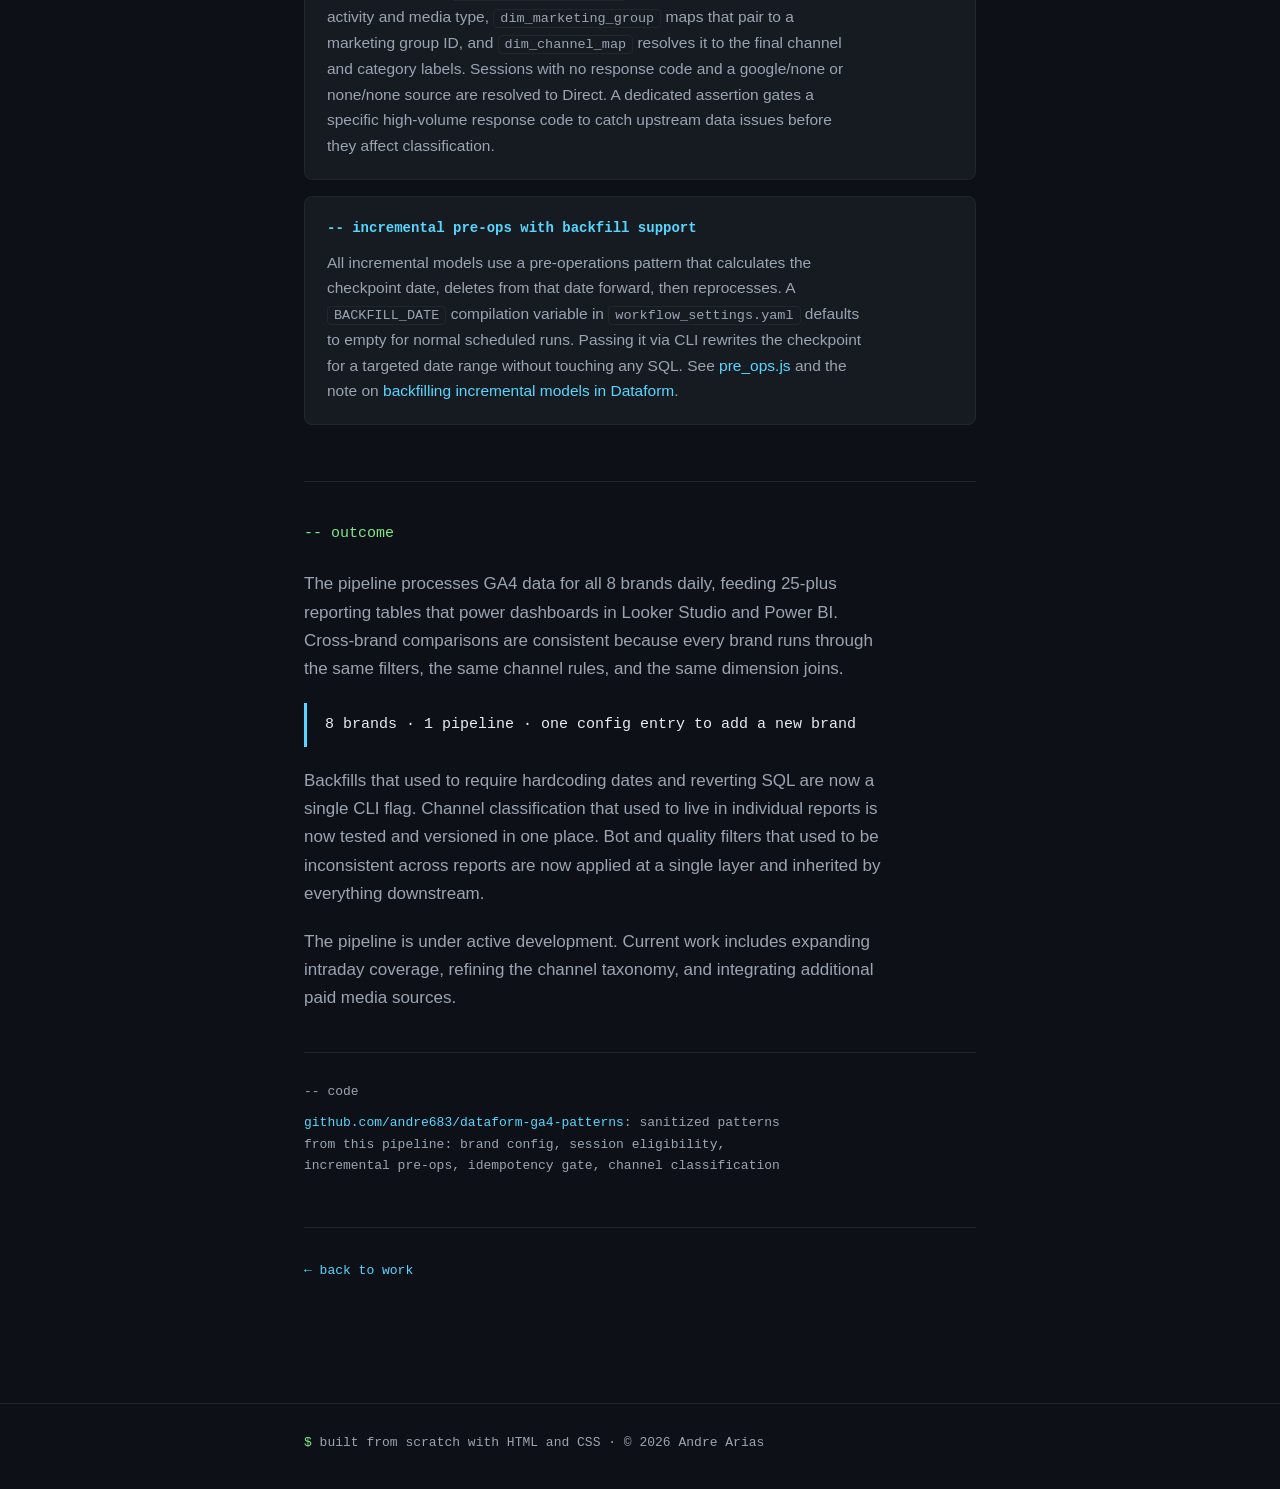
<file: work/unified-ga4-pipeline.html>
<!DOCTYPE html>
<html lang="en">
<head>
<!-- Google Tag Manager -->
<script>(function(w,d,s,l,i){w[l]=w[l]||[];w[l].push({'gtm.start':
new Date().getTime(),event:'gtm.js'});var f=d.getElementsByTagName(s)[0],
j=d.createElement(s),dl=l!='dataLayer'?'&l='+l:'';j.async=true;j.src=
'https://www.googletagmanager.com/gtm.js?id='+i+dl;f.parentNode.insertBefore(j,f);
})(window,document,'script','dataLayer','GTM-55KTCBB');</script>
<!-- End Google Tag Manager -->
<meta charset="UTF-8">
<meta name="viewport" content="width=device-width, initial-scale=1.0">
<title>Unified GA4 analytics pipeline for 8 brands - Andre Arias</title>
<meta name="description" content="How I built a config-driven Dataform pipeline that unifies GA4 data across 8 ecommerce brands into a single trusted reporting layer.">
<meta property="og:title" content="Unified GA4 analytics pipeline for 8 brands">
<meta property="og:description" content="Config-driven Dataform pipeline unifying GA4 across 8 ecommerce brands: incremental models, bot detection, schema-drift safeguards, and centralized channel logic.">
<meta property="og:url" content="https://andrebuilds.com/work/unified-ga4-pipeline.html">
<meta property="og:type" content="article">
<meta property="og:image" content="https://andrebuilds.com/images/Logo.png">
<meta name="author" content="Andre Arias">
<link rel="icon" type="image/png" sizes="32x32" href="../favicon32x32.png">
<link rel="icon" type="image/png" sizes="16x16" href="../favicon16x16.png">
<style>
  :root {
    --bg: #0d1117;
    --bg-soft: #161b22;
    --border: #21262d;
    --text: #e6edf3;
    --muted: #9aa4b2;
    --green: #7ee787;
    --cyan: #58d6ff;
    --magenta: #ff2d92;
    --gold: #ffb300;
    --mono: ui-monospace, "SF Mono", "Cascadia Code", "JetBrains Mono", Menlo, Consolas, monospace;
    --sans: -apple-system, BlinkMacSystemFont, "Segoe UI", Roboto, Helvetica, Arial, sans-serif;
  }

  * { margin: 0; padding: 0; box-sizing: border-box; }

  html { scroll-behavior: smooth; }

  body {
    background: var(--bg);
    color: var(--text);
    font-family: var(--sans);
    font-size: 17px;
    line-height: 1.65;
    -webkit-font-smoothing: antialiased;
  }

  .wrap {
    max-width: 720px;
    margin: 0 auto;
    padding: 0 24px;
  }

  /* ---------- nav ---------- */
  nav {
    position: sticky;
    top: 0;
    background: rgba(13, 17, 23, 0.92);
    backdrop-filter: blur(8px);
    border-bottom: 1px solid var(--border);
    z-index: 10;
  }
  nav .wrap {
    display: flex;
    align-items: center;
    justify-content: space-between;
    height: 56px;
  }
  .prompt {
    font-family: var(--mono);
    font-size: 15px;
    color: var(--text);
    text-decoration: none;
    white-space: nowrap;
  }
  .prompt span:first-child { color: var(--green); }
  .tilde { display: none; }
  @media (max-width: 540px) {
    .host { display: none; }
    .tilde { display: inline; }
    nav ul { gap: 16px; }
    nav ul a { font-size: 13px; }
  }
  nav ul {
    display: flex;
    gap: 22px;
    list-style: none;
  }
  nav ul a {
    font-family: var(--mono);
    font-size: 14px;
    color: var(--muted);
    text-decoration: none;
  }
  nav ul a:hover { color: var(--cyan); }

  /* ---------- case study ---------- */
  .case-header {
    padding: 72px 0 48px;
  }
  .case-label {
    font-family: var(--mono);
    font-size: 14px;
    color: var(--green);
    margin-bottom: 20px;
  }
  .case-label a {
    color: var(--green);
    text-decoration: none;
  }
  .case-label a:hover { text-decoration: underline; }
  .case-header h1 {
    font-family: var(--mono);
    font-size: clamp(24px, 4.5vw, 36px);
    font-weight: 700;
    line-height: 1.2;
    letter-spacing: -0.3px;
  }
  .case-stack {
    font-family: var(--mono);
    font-size: 13px;
    color: var(--cyan);
    margin-top: 14px;
  }
  .case-meta {
    font-family: var(--mono);
    font-size: 13px;
    color: var(--muted);
    margin-top: 8px;
  }

  .case-body { padding-bottom: 80px; }

  .case-section {
    border-top: 1px solid var(--border);
    padding: 40px 0;
  }
  .section-label {
    font-family: var(--mono);
    font-size: 15px;
    color: var(--green);
    margin-bottom: 24px;
  }
  .case-body p {
    color: var(--muted);
    margin-bottom: 20px;
    max-width: 62ch;
  }
  .case-body p strong { color: var(--text); font-weight: 600; }
  .case-body a { color: var(--cyan); text-decoration: none; }
  .case-body a:hover { text-decoration: underline; }

  /* ---------- architecture diagram ---------- */
  .arch {
    margin: 8px 0 32px;
    border: 1px solid var(--border);
    border-radius: 8px;
    overflow: hidden;
  }
  .arch-layer {
    display: grid;
    grid-template-columns: 140px 1fr;
    border-bottom: 1px solid var(--border);
  }
  .arch-layer:last-child { border-bottom: none; }
  .arch-label {
    font-family: var(--mono);
    font-size: 12px;
    color: var(--green);
    background: var(--bg-soft);
    padding: 16px 14px;
    border-right: 1px solid var(--border);
    display: flex;
    align-items: center;
    line-height: 1.4;
  }
  .arch-content {
    padding: 16px 18px;
    font-family: var(--mono);
    font-size: 13px;
    color: var(--muted);
    line-height: 1.6;
  }
  .arch-content span { color: var(--text); }
  .arch-content .dim { color: var(--muted); opacity: 0.6; font-size: 12px; }
  @media (max-width: 480px) {
    .arch-layer { grid-template-columns: 1fr; }
    .arch-label { border-right: none; border-bottom: 1px solid var(--border); }
  }

  /* ---------- decision cards ---------- */
  .decision {
    border: 1px solid var(--border);
    border-radius: 8px;
    background: var(--bg-soft);
    padding: 20px 22px;
    margin-bottom: 16px;
  }
  .decision h3 {
    font-family: var(--mono);
    font-size: 14px;
    color: var(--cyan);
    margin-bottom: 10px;
  }
  .decision p {
    margin-bottom: 0 !important;
    font-size: 15.5px;
  }
  .decision a { color: var(--cyan); text-decoration: none; }
  .decision a:hover { text-decoration: underline; }

  /* ---------- outcome ---------- */
  .outcome-stat {
    font-family: var(--mono);
    font-size: 15px;
    color: var(--text);
    border-left: 3px solid var(--cyan);
    padding: 10px 0 10px 18px;
    margin: 20px 0;
  }

  p code {
    background: var(--bg-soft);
    border: 1px solid var(--border);
    border-radius: 4px;
    padding: 1px 6px;
    font-family: var(--mono);
    font-size: 13.5px;
  }

  .links-section {
    border-top: 1px solid var(--border);
    padding-top: 28px;
    margin-top: 40px;
  }
  .links-section p {
    font-family: var(--mono);
    font-size: 13px;
    color: var(--muted);
    margin-bottom: 10px !important;
  }
  .links-section a {
    color: var(--cyan);
    text-decoration: none;
    font-family: var(--mono);
    font-size: 13px;
  }
  .links-section a:hover { text-decoration: underline; }

  .back-link {
    display: inline-block;
    font-family: var(--mono);
    font-size: 13px;
    color: var(--muted);
    text-decoration: none;
    margin-top: 40px;
    border-top: 1px solid var(--border);
    padding-top: 32px;
    width: 100%;
  }
  .back-link:hover { color: var(--cyan); }

  /* ---------- footer ---------- */
  footer {
    border-top: 1px solid var(--border);
    padding: 28px 0 40px;
    font-family: var(--mono);
    font-size: 13px;
    color: var(--muted);
  }

  a:focus-visible {
    outline: 2px solid var(--cyan);
    outline-offset: 3px;
    border-radius: 3px;
  }

  @media (prefers-reduced-motion: reduce) {
    html { scroll-behavior: auto; }
  }
</style>
</head>
<body>
<!-- Google Tag Manager (noscript) -->
<noscript><iframe src="https://www.googletagmanager.com/ns.html?id=GTM-55KTCBB"
height="0" width="0" style="display:none;visibility:hidden"></iframe></noscript>
<!-- End Google Tag Manager (noscript) -->

<nav>
  <div class="wrap">
    <a class="prompt" href="../"><span>$</span> <span class="tilde">~</span><span class="host">andrebuilds.com</span></a>
    <ul>
      <li><a href="../#work">work</a></li>
      <li><a href="../#notes">notes</a></li>
      <li><a href="../#about">about</a></li>
      <li><a href="../#contact">contact</a></li>
    </ul>
  </div>
</nav>

<article>
  <div class="wrap">
    <header class="case-header">
      <div class="case-label"><a href="../#work">-- selected work</a></div>
      <h1>Unified GA4 analytics pipeline for 8 brands</h1>
      <div class="case-stack">GA4 &middot; BigQuery &middot; Dataform &middot; GTM &middot; Looker Studio &middot; Power BI</div>
      <div class="case-meta">Direct Wines &middot; Andre Arias</div>
    </header>

    <div class="case-body">

      <div class="case-section">
        <div class="section-label">-- problem</div>
        <p>Eight ecommerce brands. Each with its own GA4 property, its own BigQuery
        export, its own quirks in how traffic sources and campaigns are tagged. The
        business wanted unified reporting: one place to see sessions, transactions, and
        channel performance across all brands, with numbers that hold up when someone
        asks where they came from.</p>
        <p>The core challenge was not just getting the data into one place. It was
        making sure the same event, filtered the same way, classified the same way,
        showed up consistently regardless of which brand it came from. Any inconsistency
        in how filters or channel rules were applied would surface immediately in
        cross-brand comparisons.</p>
        <p>I designed and built this pipeline as a layered Dataform project and have
        owned it end to end since.</p>
      </div>

      <div class="case-section">
        <div class="section-label">-- architecture</div>

        <div class="arch">
          <div class="arch-layer">
            <div class="arch-label">sources</div>
            <div class="arch-content">
              <span>GA4Dataform exports</span> &middot; one BigQuery dataset per brand<br>
              <span class="dim">+ Google Ads, Search Console, order data</span>
            </div>
          </div>
          <div class="arch-layer">
            <div class="arch-label">staging</div>
            <div class="arch-content">
              <span>int_ga4_events</span> &middot; union across all 8 brands<br>
              <span>int_ga4_sessions_filters</span> &middot; canonical eligibility gate<br>
              <span>int_ga4_sessions / transactions</span> &middot; + intraday variants<br>
              <span class="dim">processing_watermark &middot; tracks latest date per brand</span>
            </div>
          </div>
          <div class="arch-layer">
            <div class="arch-label">unified</div>
            <div class="arch-content">
              <span>fact_ga4_sessions</span> &middot; full channel + campaign classification<br>
              <span>fact_ga4_events / transactions</span><br>
              <span>dim_fiscal_dates &middot; dim_campaign_details &middot; dim_order_details</span><br>
              <span class="dim">fact_facebook_ads &middot; fact_gads &middot; fact_searchdata</span>
            </div>
          </div>
          <div class="arch-layer">
            <div class="arch-label">reporting</div>
            <div class="arch-content">
              <span>25+ rpt_ tables</span> consumed by Looker Studio and Power BI<br>
              <span class="dim">sessions &middot; transactions &middot; ecommerce &middot; paid media &middot; SEO</span>
            </div>
          </div>
        </div>

        <p>Raw GA4 event exports arrive via GA4Dataform by Superform Labs, one BigQuery
        dataset per brand. The staging layer unions them, applies filters, and produces
        session and transaction intermediates. The unified layer enriches those with
        channel classification, campaign mapping, and dimension joins. The reporting
        layer materializes the tables that dashboards read directly.</p>
      </div>

      <div class="case-section">
        <div class="section-label">-- decisions and tradeoffs</div>

        <div class="decision">
          <h3>-- config-driven brand pattern</h3>
          <p>Every brand-specific detail lives in a single JS config object: GA4 property
          ID, BigQuery dataset, valid hostnames, GSC dataset, Google Ads customer ID.
          The staging union query is generated from that config at compile time. Adding a
          ninth brand is one entry in one file; every downstream model rebuilds
          automatically. See <a href="https://github.com/andre683/dataform-ga4-patterns/blob/main/includes/brands.js" target="_blank" rel="noopener">brands.js</a>.</p>
        </div>

        <div class="decision">
          <h3>-- single canonical eligibility table</h3>
          <p><a href="https://github.com/andre683/dataform-ga4-patterns/blob/main/definitions/analytics_staging/int_ga4_sessions_filters.sqlx" target="_blank" rel="noopener"><code>int_ga4_sessions_filters</code></a> is the one place where all filter
          logic lives: hostname validation against the brand config, country exclusions
          for both bot-proxy geographies and internal developer traffic, internal traffic
          type filtering, and a list of 50-plus referral sources to exclude. Every fact
          table joins to this table rather than re-implementing its own filters. Adding
          or changing a rule takes one edit and applies everywhere.</p>
        </div>

        <div class="decision">
          <h3>-- schema-drift safeguard via assertion gate</h3>
          <p>A <code>ga4_yesterday_gate</code> assertion runs before the staging union.
          It compares the latest event date in each brand's raw GA4 export against a
          processing watermark. If all brands already match the watermark, the assertion
          fails and blocks the downstream run, preventing double-processing. If any
          brand has new data, the assertion passes and the pipeline runs. The gate also
          surfaces when a brand's export has stopped updating, which would otherwise
          produce a silent gap.</p>
        </div>

        <div class="decision">
          <h3>-- bot detection</h3>
          <p>Traffic quality filtering runs at multiple levels. Country exclusions in
          the eligibility table serve two purposes: some geographies are excluded because
          they are known sources of bot-proxy traffic, while others, such as India, are
          excluded because that is where the development team is based and their sessions
          would otherwise pollute production data. The internal traffic type field removes
          additional employee and QA traffic. The referral exclusion list removes tool
          and internal-system referrals. At the event level, server-side tagging via
          Stape surfaces <code>is_bot_stape</code> and <code>bot_score_stape</code>
          fields for further downstream filtering.</p>
        </div>

        <div class="decision">
          <h3>-- centralized channel classification</h3>
          <p>A JS helper function maps every combination of source, medium, campaign,
          and click ID to one of 18 channel categories, then to one of 34 marketing
          group IDs that join to a channel map dimension. All 8 brands run through the
          same function. When a channel rule needs updating, it changes in one place and
          applies across every brand and every reporting table on the next run.</p>
        </div>

        <div class="decision">
          <h3>-- reclassification via campaign response code lookup</h3>
          <p>The channel classification CASE statement can only work with what UTM
          parameters and click IDs provide. Offline channels, such as direct mail, often
          arrive with no UTMs at all, so the first pass returns Unmapped. A second
          reclassification step rescues those sessions using a proprietary campaign
          response code embedded in the landing URL. The code is looked up in a
          three-table chain: <code>dim_campaign_details</code> maps the code to a
          marketing activity and media type, <code>dim_marketing_group</code> maps that
          pair to a marketing group ID, and <code>dim_channel_map</code> resolves it to
          the final channel and category labels. Sessions with no response code and a
          google/none or none/none source are resolved to Direct. A dedicated assertion
          gates a specific high-volume response code to catch upstream data issues before
          they affect classification.</p>
        </div>

        <div class="decision">
          <h3>-- incremental pre-ops with backfill support</h3>
          <p>All incremental models use a pre-operations pattern that calculates the
          checkpoint date, deletes from that date forward, then reprocesses. A
          <code>BACKFILL_DATE</code> compilation variable in <code>workflow_settings.yaml</code>
          defaults to empty for normal scheduled runs. Passing it via CLI rewrites the
          checkpoint for a targeted date range without touching any SQL. See
          <a href="https://github.com/andre683/dataform-ga4-patterns/blob/main/includes/pre_ops.js" target="_blank" rel="noopener">pre_ops.js</a>
          and the note on
          <a href="../notes/backfilling-incremental-models-dataform.html">backfilling incremental models in Dataform</a>.</p>
        </div>
      </div>

      <div class="case-section">
        <div class="section-label">-- outcome</div>
        <p>The pipeline processes GA4 data for all 8 brands daily, feeding 25-plus
        reporting tables that power dashboards in Looker Studio and Power BI. Cross-brand
        comparisons are consistent because every brand runs through the same filters,
        the same channel rules, and the same dimension joins.</p>
        <div class="outcome-stat">8 brands &middot; 1 pipeline &middot; one config entry to add a new brand</div>
        <p>Backfills that used to require hardcoding dates and reverting SQL are now a
        single CLI flag. Channel classification that used to live in individual reports
        is now tested and versioned in one place. Bot and quality filters that used to
        be inconsistent across reports are now applied at a single layer and inherited
        by everything downstream.</p>
        <p>The pipeline is under active development. Current work includes expanding
        intraday coverage, refining the channel taxonomy, and integrating additional
        paid media sources.</p>

        <div class="links-section">
          <p>-- code</p>
          <p><a href="https://github.com/andre683/dataform-ga4-patterns" target="_blank" rel="noopener">github.com/andre683/dataform-ga4-patterns</a>: sanitized patterns from this pipeline: brand config, session eligibility, incremental pre-ops, idempotency gate, channel classification</p>
        </div>

        <a class="back-link" href="../#work">&larr; back to work</a>
      </div>

    </div>
  </div>
</article>

<footer>
  <div class="wrap">
    <span style="color: var(--green);">$</span> built from scratch with HTML and CSS &middot; &copy; 2026 Andre Arias
  </div>
</footer>

</body>
</html>
</file>
